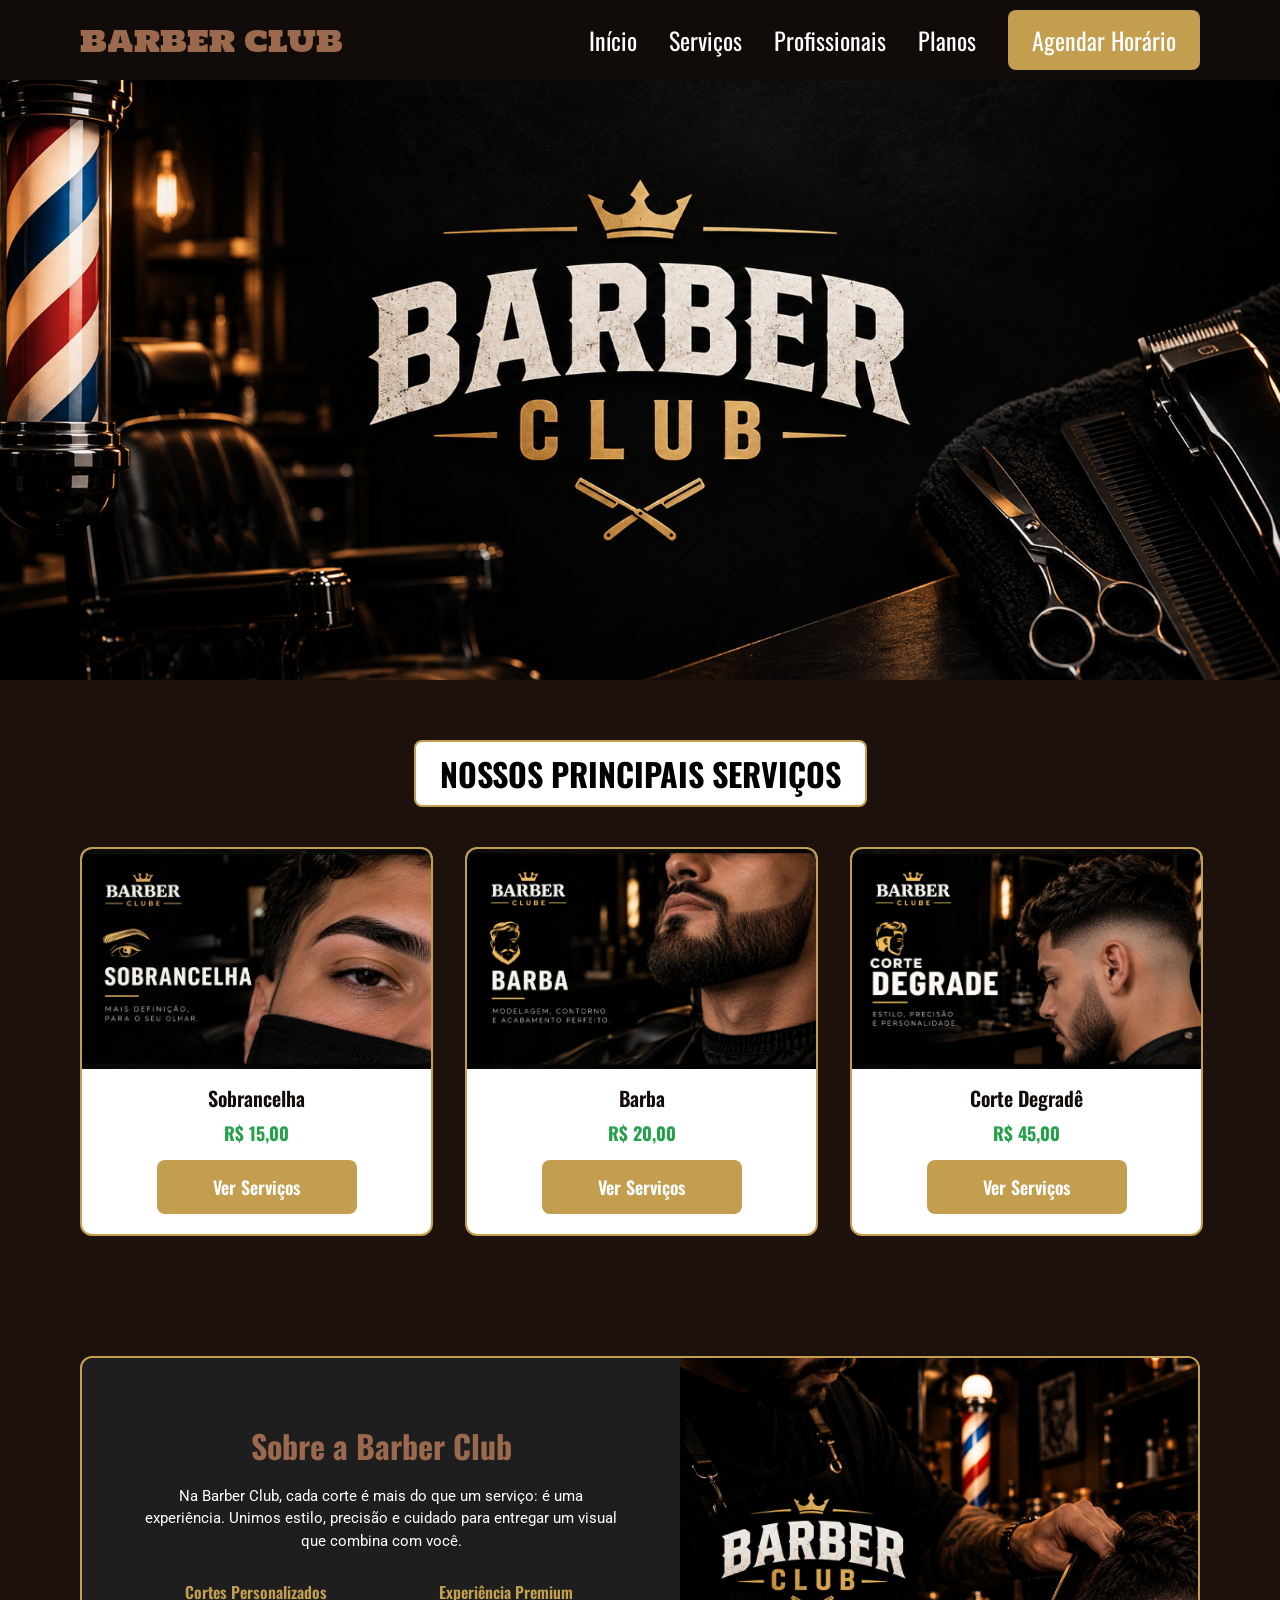
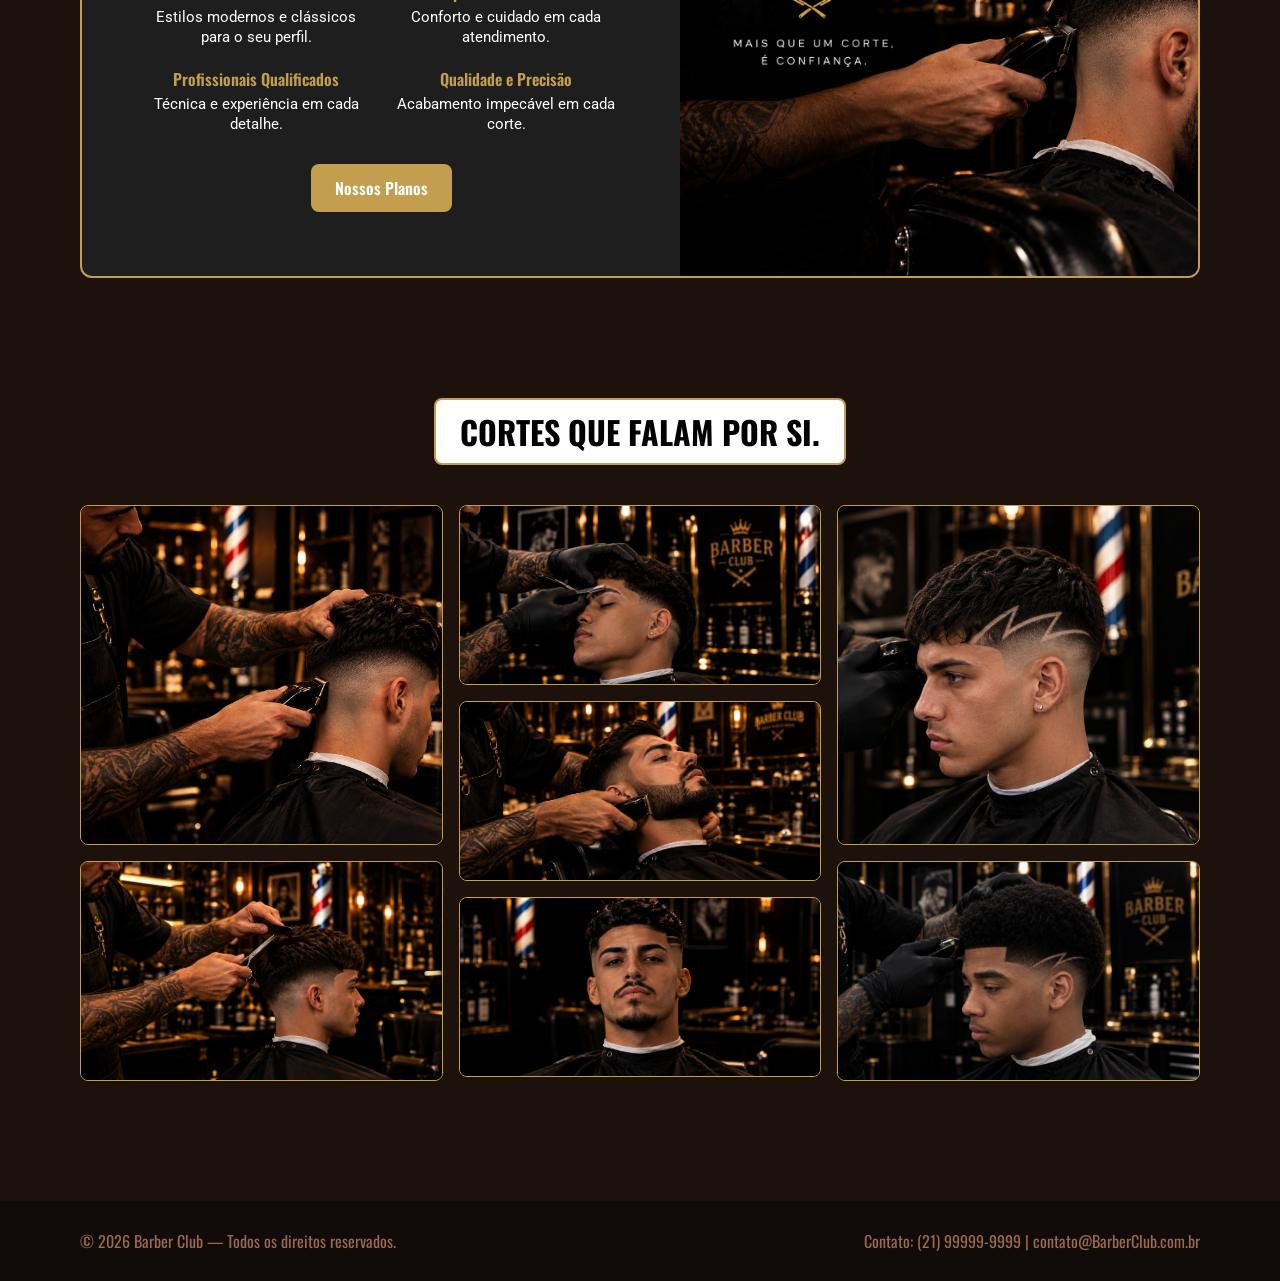
<file: index.html>
<!DOCTYPE html>
<html lang="pt-br">
<head>
    <meta charset="UTF-8">
    <meta name="viewport" content="width=device-width, initial-scale=1.0">
    <title>Barbearia - Barber Club</title>
    <link rel="shortcut icon" href="favicon/favicon.png" type="image/x-icon">
    <link rel="stylesheet" href="style/style.css">
    <link rel="stylesheet" href="style/index.css">
</head>
<body>
    <header>
        <h1>BARBER CLUB</h1>

        <!-- Checkbox invisível para controlar o estado do menu -->
        <input type="checkbox" id="menu-toggle" class="menu-toggle">

        <!-- Label que funciona como o botão do menu hambúrguer -->
        <label for="menu-toggle" class="mobile-menu-icon" aria-label="Abrir Menu">
            <span></span>
            <span></span>
            <span></span>
        </label>

        <!-- Navegação principal -->
        <nav class="nav-menu">
            <ul>
                <li><a href="index.html">Início</a></li>
                <li><a href="pages/servicos.html">Serviços</a></li>
                <li><a href="pages/profissionais.html">Profissionais</a></li>
                <li><a href="pages/planos.html">Planos</a></li>
                <li><a href="pages/agendamento.html" class="btn-agendar">Agendar Horário</a></li>
            </ul>
        </nav>
    </header>

    <main>
            <!-- SEÇÃO HERO / BANNER PRINCIPAL -->
        <section id="inicio" class="hero">
            <figure>
                <img src="imagens/banner-inicio.png" alt="Barber Club Banner - Cadeira de barbeiro e tesouras.">
            </figure>
        </section>

        <!-- SEÇÃO NOSSOS PRINCIPAIS SERVIÇOS -->
        <section id="servicos" class="servicos">
            <h2>Nossos Principais Serviços</h2>

            <aside class="servicos-container">
                <!-- Card 1: Sobrancelha -->
                <article class="card-servico">
                    <figure>
                        <img src="imagens/sobrancelha.png" alt="Serviço de Sobrancelha">
                    </figure>
                    <h3>Sobrancelha</h3>
                    <h3 class="preco">R$ 15,00</h3>
                    <a href="pages/servicos.html" class="btn-servico">Ver Serviços</a>
                </article>
                <!-- Card 2: Barba -->
                <article class="card-servico">
                    <figure>
                        <img src="imagens/barba.png" alt="Serviço de Barba">
                    </figure>
                    <h3>Barba</h3>
                    <h3 class="preco">R$ 20,00</h3>
                    <a href="pages/servicos.html" class="btn-servico">Ver Serviços</a>
                </article>
                <!-- Card 3: Corte Degradê -->
                <article class="card-servico">
                    <figure>
                        <img src="imagens/corte-degradre.png" alt="Serviço de Corte Degradê">
                    </figure>
                    <h3>Corte Degradê</h3>
                    <h3 class="preco">R$ 45,00</h3>
                    <a href="pages/servicos.html" class="btn-servico">Ver Serviços</a>
                </article>
            </aside>
        </section>

        <!-- SEÇÃO SOBRE A BARBER CLUB -->
        <section id="sobre" class="sobre">
            <article class="sobre-conteudo">
                <h2>Sobre a Barber Club</h2>
                <p>Na Barber Club, cada corte é mais do que um serviço: é uma experiência. Unimos estilo, precisão e cuidado para entregar um visual que combina com você.</p>

                <ul class="diferenciais">
                    <li>
                        <h3>Cortes Personalizados</h3>
                        <p>Estilos modernos e clássicos para o seu perfil.</p>
                    </li>
                    <li>
                        <h3>Experiência Premium</h3>
                        <p>Conforto e cuidado em cada atendimento.</p>
                    </li>
                    <li>
                        <h3>Profissionais Qualificados</h3>
                        <p>Técnica e experiência em cada detalhe.</p>
                    </li>
                    <li>
                        <h3>Qualidade e Precisão</h3>
                        <p>Acabamento impecável em cada corte.</p>
                    </li>
                </ul>

                <a href="pages/planos.html" class="btn-planos">Nossos Planos</a>
            </article>

            <figure class="sobre-imagem">
                <img src="imagens/sobre.png" alt="Barbeiro realizando um corte profissional com tesoura e pente.">
            </figure>
        </section>

        <!-- SEÇÃO GALERIA / CORTES -->
        <section id="galeria" class="galeria">
            <h2>Cortes que falam por si.</h2>

            <article class="galeria-grid">
                <!-- left-column -->
                <section class="galeria-coluna left-column">
                    <figure class="foto-top">
                        <img src="imagens/galeria/01.png" alt="Corte de cabelo 1">
                    </figure>
                    <figure class="foto-bottom">
                        <img src="imagens/galeria/02.png" alt="Corte de cabelo 2">
                    </figure>
                </section>

                <!-- center-column -->
                <section class="galeria-coluna center-column">
                    <figure>
                        <img src="imagens/galeria/03.png" alt="Corte de cabelo 3">
                    </figure>
                    <figure>
                        <img src="imagens/galeria/04.png" alt="Corte de cabelo 4">
                    </figure>
                    <figure>
                        <img src="imagens/galeria/05.png" alt="Corte de cabelo 5">
                    </figure>
                </section>

                <!-- right-column -->
                <section class="galeria-coluna right-column">
                    <figure class="foto-top">
                        <img src="imagens/galeria/06.png" alt="Corte de cabelo 6">
                    </figure>
                    <figure class="foto-bottom">
                        <img src="imagens/galeria/07.png" alt="Corte de cabelo 7">
                    </figure>
                </section>
            </article>
        </section>
    </main>

    <footer class="footer">
        <p class="footer-copy">© 2026 Barber Club — Todos os direitos reservados.</p>
        <p>Contato: (21) 99999-9999 | contato@BarberClub.com.br</p>
    </footer>
</body>
</html>
</file>
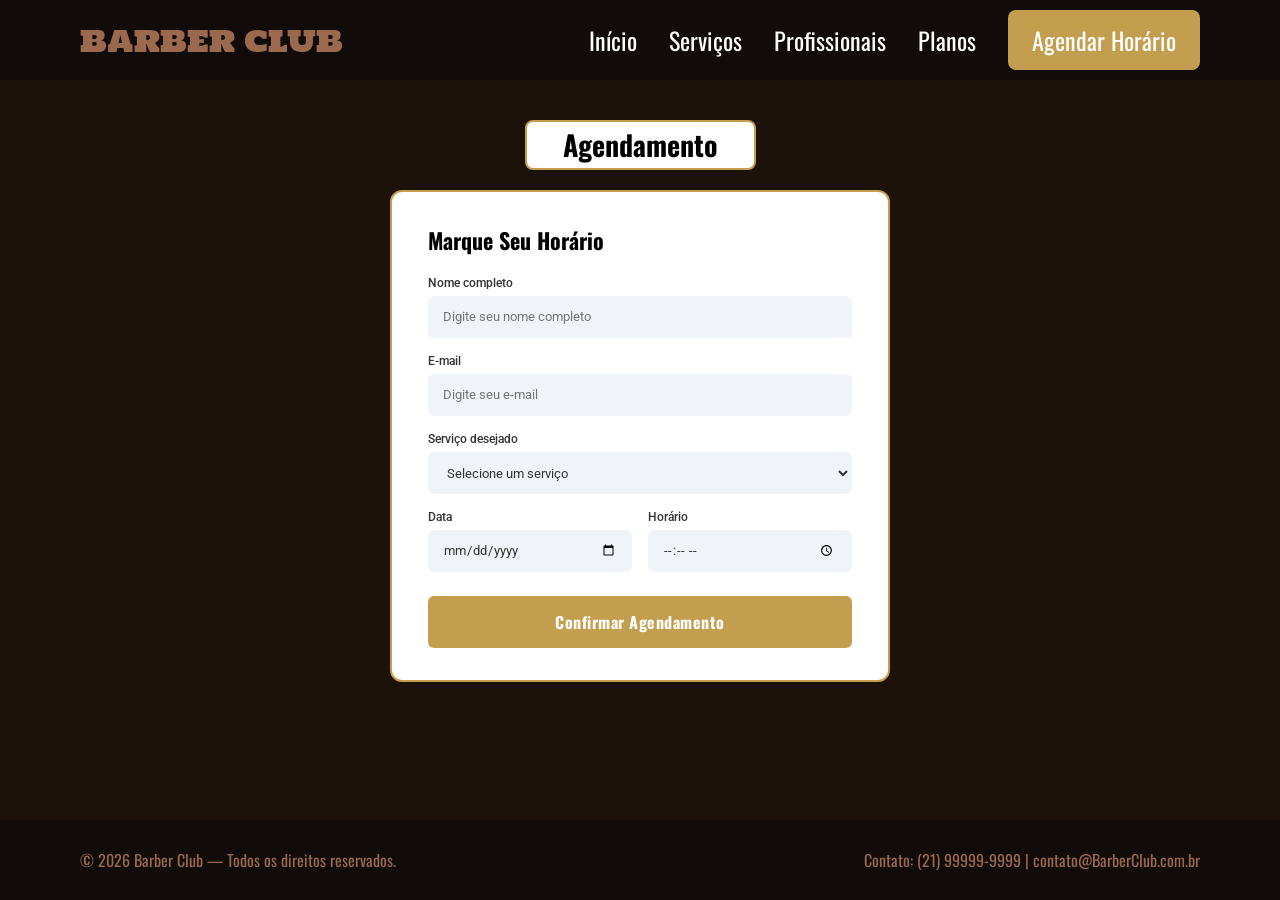
<file: pages/agendamento.html>
<!DOCTYPE html>
<html lang="pt-br">
<head>
    <meta charset="UTF-8">
    <meta name="viewport" content="width=device-width, initial-scale=1.0">
    <title>Barbearia - Barber Club</title>
    <link rel="shortcut icon" href="../favicon/favicon.png" type="image/x-icon">
    <link rel="stylesheet" href="../style/style.css">
    <link rel="stylesheet" href="../style/agendamento.css">
</head>
<body>
    <header>
        <h1>BARBER CLUB</h1>

        <!-- Checkbox invisível para controlar o estado do menu -->
        <input type="checkbox" id="menu-toggle" class="menu-toggle">

        <!-- Label que funciona como o botão do menu hambúrguer -->
        <label for="menu-toggle" class="mobile-menu-icon" aria-label="Abrir Menu">
            <span></span>
            <span></span>
            <span></span>
        </label>

        <!-- Navegação principal -->
        <nav class="nav-menu">
            <ul>
                <li><a href="../index.html">Início</a></li>
                <li><a href="servicos.html">Serviços</a></li>
                <li><a href="profissionais.html">Profissionais</a></li>
                <li><a href="planos.html">Planos</a></li>
                <li><a href="agendamento.html" class="btn-agendar">Agendar Horário</a></li>
            </ul>
        </nav>
    </header>

    <main>
<section class="agendamento-container">
        <header class="agendamento-pill">
            <h2>Agendamento</h2>
        </header>

        <article class="agendamento-card">
            <header class="card-titulo">
                <h3>Marque Seu Horário</h3>
            </header>

            <form action="#" method="POST" class="form-agendamento">
                <p class="form-group">
                    <label for="nome">Nome completo</label>
                    <input type="text" id="nome" name="nome" placeholder="Digite seu nome completo" required>
                </p>

                <!-- E-mail -->
                <p class="form-group">
                    <label for="email">E-mail</label>
                    <input type="email" id="email" name="email" placeholder="Digite seu e-mail" required>
                </p>

                <p class="form-group">
                    <label for="servico">Serviço desejado</label>
                    <select id="servico" name="servico" required>
                        <option value="" disabled selected>Selecione um serviço</option>
                        <option value="corte">Corte de Cabelo</option>
                        <option value="barba">Barba</option>
                        <option value="combo">Sobrancelha</option>
                        <option value="sobrancelha">Combo</option>
                    </select>
                </p>

                <fieldset class="form-row">
                    <p class="form-group">
                        <label for="data">Data</label>
                        <input type="date" id="data" name="data" required>
                    </p>

                    <p class="form-group">
                        <label for="horario">Horário</label>
                        <input type="time" id="horario" name="horario" required>
                    </p>
                </fieldset>

                <button type="submit" class="btn-confirmar">Confirmar Agendamento</button>
            </form>
        </article>
    </section>
    </main>

    <footer class="footer">
        <p class="footer-copy">© 2026 Barber Club — Todos os direitos reservados.</p>
        <p>Contato: (21) 99999-9999 | contato@BarberClub.com.br</p>
    </footer>
</body>
</html>
</file>
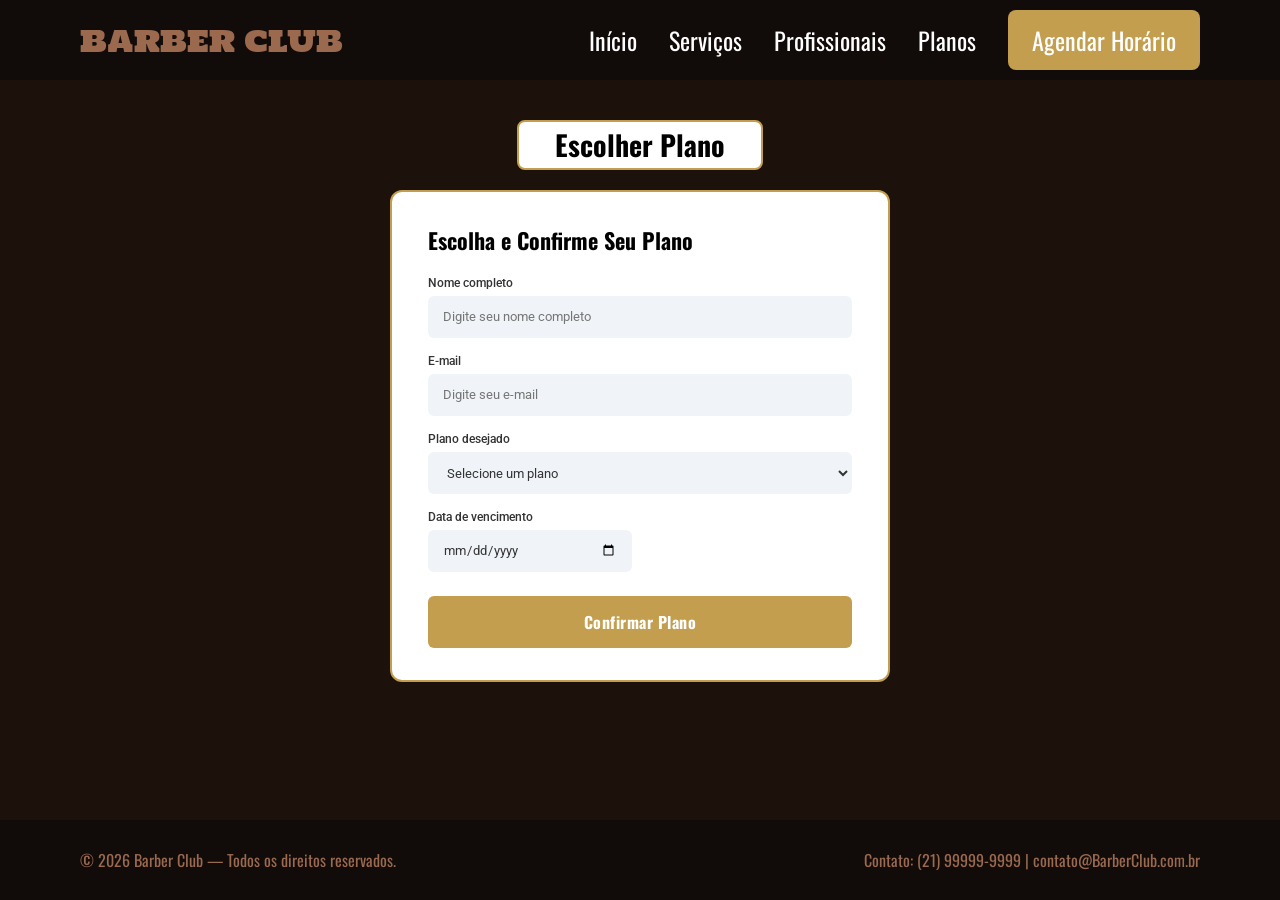
<file: pages/confirmarPlano.html>
<!DOCTYPE html>
<html lang="pt-br">
<head>
    <meta charset="UTF-8">
    <meta name="viewport" content="width=device-width, initial-scale=1.0">
    <title>Barbearia - Barber Club</title>
    <link rel="shortcut icon" href="../favicon/favicon.png" type="image/x-icon">
    <link rel="stylesheet" href="../style/style.css">
    <link rel="stylesheet" href="../style/confirmarPlano.css">
</head>
<body>
    <header>
        <h1>BARBER CLUB</h1>

        <!-- Checkbox invisível para controlar o estado do menu -->
        <input type="checkbox" id="menu-toggle" class="menu-toggle">

        <!-- Label que funciona como o botão do menu hambúrguer -->
        <label for="menu-toggle" class="mobile-menu-icon" aria-label="Abrir Menu">
            <span></span>
            <span></span>
            <span></span>
        </label>

        <!-- Navegação principal -->
        <nav class="nav-menu">
            <ul>
                <li><a href="../index.html">Início</a></li>
                <li><a href="servicos.html">Serviços</a></li>
                <li><a href="profissionais.html">Profissionais</a></li>
                <li><a href="planos.html">Planos</a></li>
                <li><a href="agendamento.html" class="btn-agendar">Agendar Horário</a></li>
            </ul>
        </nav>
    </header>

    <main>
        <section class="plano-container">
            <header class="plano-pill">
                <h2>Escolher Plano</h2>
            </header>

            <article class="plano-card">
                <header class="card-titulo">
                    <h3>Escolha e Confirme Seu Plano</h3>
                </header>

                <form action="#" method="POST" class="form-plano">
                    <p class="form-group">
                        <label for="nome">Nome completo</label>
                        <input type="text" id="nome" name="nome" placeholder="Digite seu nome completo" required>
                    </p>

                    <p class="form-group">
                        <label for="email">E-mail</label>
                        <input type="email" id="email" name="email" placeholder="Digite seu e-mail" required>
                    </p>

                    <!-- Plano desejado -->
                    <p class="form-group">
                        <label for="plano">Plano desejado</label>
                        <select id="plano" name="plano" required>
                            <option value="" disabled selected>Selecione um plano</option>
                            <option value="Sobrancelha">Plano Sobrancelha</option>
                            <option value="Barba">Plano Barba</option>
                            <option value="Corte">Plano Corte</option>
                            <option value="Combo">Plano Combo</option>
                        </select>
                    </p>

                    <fieldset class="form-row-single">
                        <p class="form-group meia-largura">
                            <label for="vencimento">Data de vencimento</label>
                            <input type="date" id="vencimento" name="vencimento" required>
                        </p>
                    </fieldset>

                    <button type="submit" class="btn-confirmar">Confirmar Plano</button>
                </form>
            </article>
        </section>
    </main>

    <footer class="footer">
        <p class="footer-copy">© 2026 Barber Club — Todos os direitos reservados.</p>
        <p>Contato: (21) 99999-9999 | contato@BarberClub.com.br</p>
    </footer>
</body>
</html>
</file>
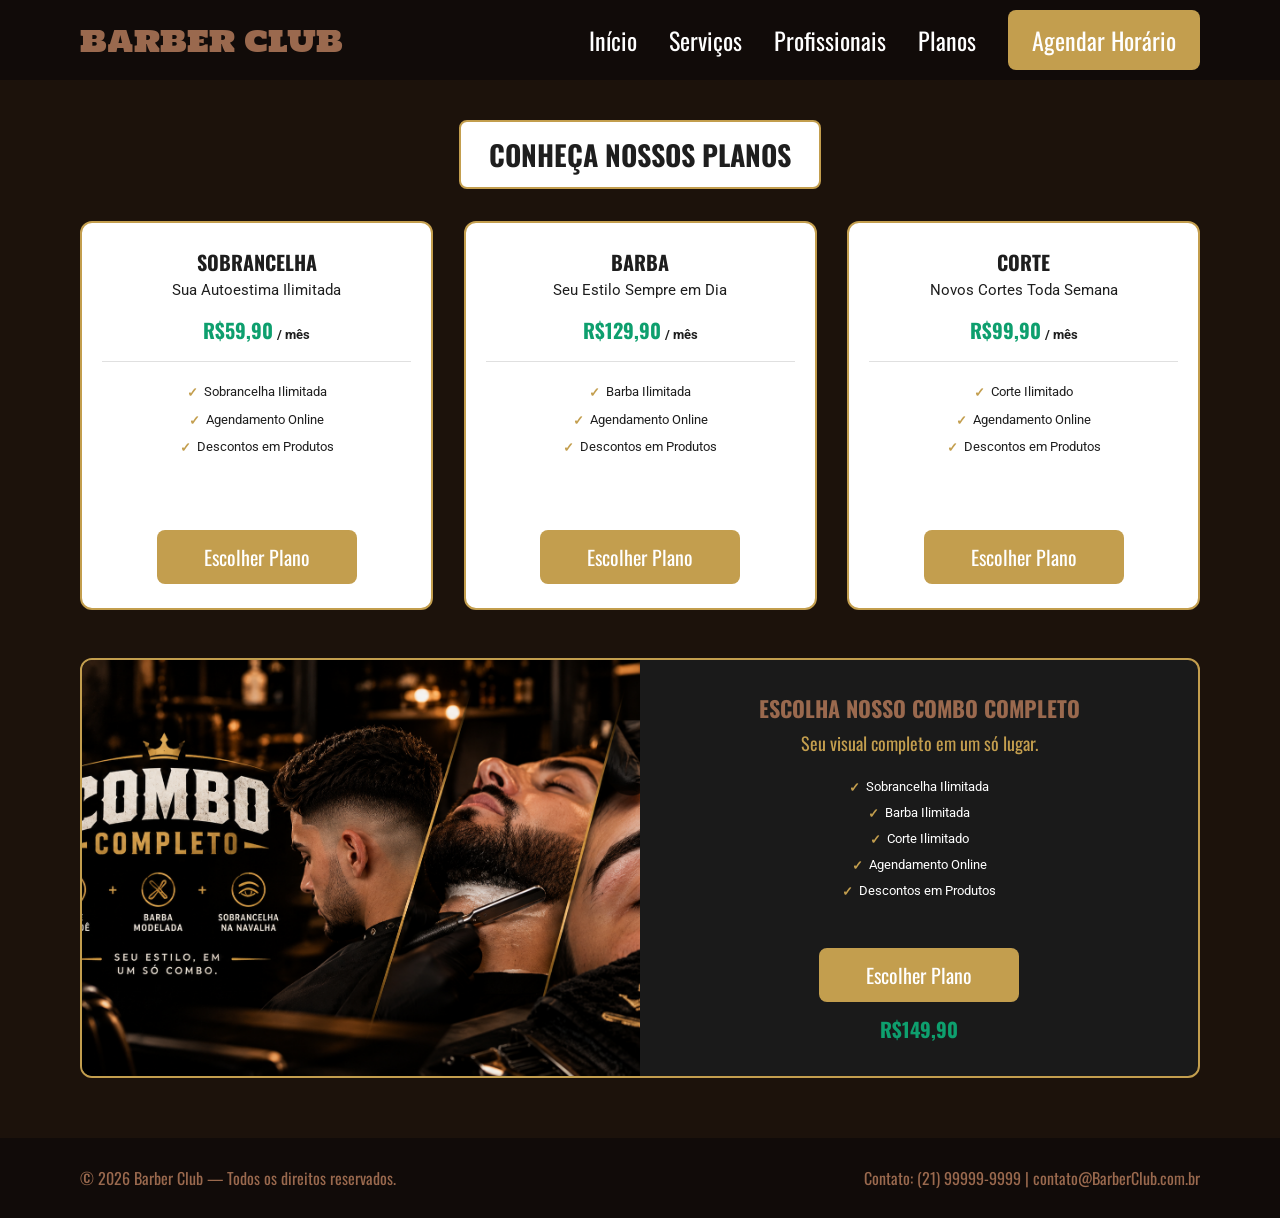
<file: pages/planos.html>
<!DOCTYPE html>
<html lang="pt-br">
<head>
    <meta charset="UTF-8">
    <meta name="viewport" content="width=device-width, initial-scale=1.0">
    <title>Barbearia - Barber Club</title>
    <link rel="shortcut icon" href="../favicon/favicon.png" type="image/x-icon">
    <link rel="stylesheet" href="../style/style.css">
    <link rel="stylesheet" href="../style/planos.css">
</head>
<body>
    <header>
        <h1>BARBER CLUB</h1>

        <!-- Checkbox invisível para controlar o estado do menu -->
        <input type="checkbox" id="menu-toggle" class="menu-toggle">

        <!-- Label que funciona como o botão do menu hambúrguer -->
        <label for="menu-toggle" class="mobile-menu-icon" aria-label="Abrir Menu">
            <span></span>
            <span></span>
            <span></span>
        </label>

        <!-- Navegação principal -->
        <nav class="nav-menu">
            <ul>
                <li><a href="../index.html">Início</a></li>
                <li><a href="servicos.html">Serviços</a></li>
                <li><a href="profissionais.html">Profissionais</a></li>
                <li><a href="planos.html">Planos</a></li>
                <li><a href="agendamento.html" class="btn-agendar">Agendar Horário</a></li>
            </ul>
        </nav>
    </header>

    <main>
<section class="planos-section">
        <article class="planos-header">
                <h1>Conheça Nossos Planos</h1>
            </article>

            <article class="card-plano">
                <h2>Sobrancelha</h2>
                <p class="subtitulo-plano">Sua Autoestima Ilimitada</p>
                <p class="preco-plano"><span>R$59,90</span>/ mês</p>
                <hr>
                <ul>
                    <li><p><span class="check">✓</span> Sobrancelha Ilimitada</p></li>
                    <li><p><span class="check">✓</span> Agendamento Online</p></li>
                    <li><p><span class="check">✓</span> Descontos em Produtos</p></li>
                </ul>
                <a href="confirmarPlano.html" class="btn-escolher-plano">Escolher Plano</a>
            </article>

            <article class="card-plano">
                <h2>Barba</h2>
                <p class="subtitulo-plano">Seu Estilo Sempre em Dia</p>
                <p class="preco-plano"><span>R$129,90</span>/ mês</p>
                <hr>
                <ul>
                    <li><p><span class="check">✓</span> Barba Ilimitada</p></li>
                    <li><p><span class="check">✓</span> Agendamento Online</p></li>
                    <li><p><span class="check">✓</span> Descontos em Produtos</p></li>
                </ul>
                <a href="confirmarPlano.html" class="btn-escolher-plano">Escolher Plano</a>
            </article>

            <article class="card-plano">
                <h2>Corte</h2>
                <p class="subtitulo-plano">Novos Cortes Toda Semana</p>
                <p class="preco-plano"><span>R$99,90</span>/ mês</p>
                <hr>
                <ul>
                    <li><p><span class="check">✓</span> Corte Ilimitado</p></li>
                    <li><p><span class="check">✓</span> Agendamento Online</p></li>
                    <li><p><span class="check">✓</span> Descontos em Produtos</p></li>
                </ul>
                <a href="confirmarPlano.html" class="btn-escolher-plano">Escolher Plano</a>
            </article>
        </section>

        <!-- Seção Destaque do Combo Completo -->
        <section class="combo-section">
            <article class="card-combo-completo">
                <figure>
                    <img src="../imagens/combo-destaque.png" alt="Combo Completo Barber Club">
                </figure>

                <section class="combo-info">
                    <h2>Escolha nosso Combo Completo</h2>
                    <h3 class="subtitulo-combo">Seu visual completo em um só lugar.</h3>
                    <ul>
                        <li><p><span class="check">✓</span> Sobrancelha Ilimitada</p></li>
                        <li><p><span class="check">✓</span> Barba Ilimitada</p></li>
                        <li><p><span class="check">✓</span> Corte Ilimitado</p></li>
                        <li><p><span class="check">✓</span> Agendamento Online</p></li>
                        <li><p><span class="check">✓</span> Descontos em Produtos</p></li>
                    </ul>
                    <a href="confirmarPlano.html" class="btn-escolher-plano">Escolher Plano</a>
                    <h3 class="preco-combo">R$149,90</h3>
                </section>
            </article>
        </section>
    </main>

    <footer class="footer">
        <p class="footer-copy">© 2026 Barber Club — Todos os direitos reservados.</p>
        <p>Contato: (21) 99999-9999 | contato@BarberClub.com.br</p>
    </footer>
</body>
</html>
</file>
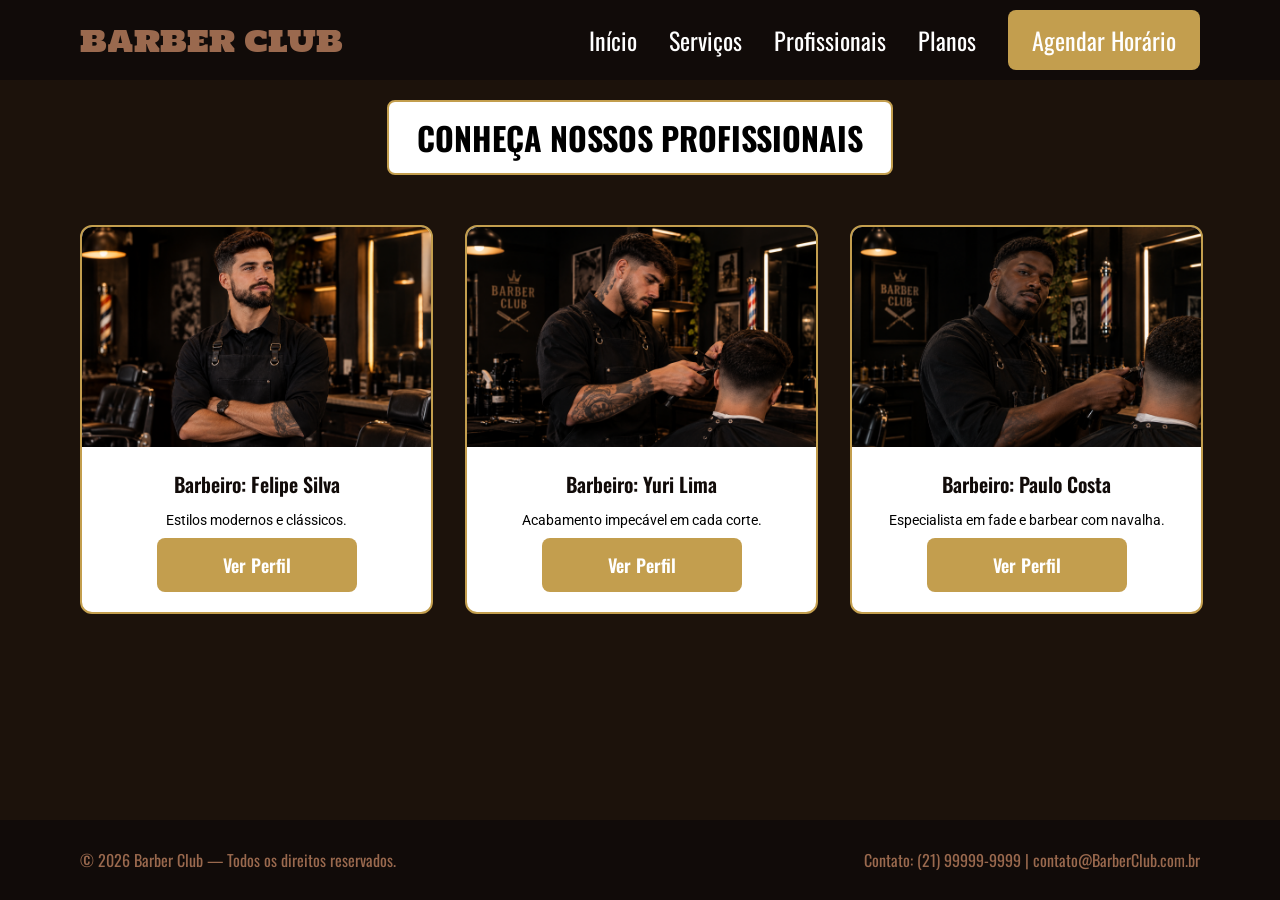
<file: pages/profissionais.html>
<!DOCTYPE html>
<html lang="pt-br">
<head>
    <meta charset="UTF-8">
    <meta name="viewport" content="width=device-width, initial-scale=1.0">
    <title>Barbearia - Barber Club</title>
    <link rel="shortcut icon" href="../favicon/favicon.png" type="image/x-icon">
    <link rel="stylesheet" href="../style/style.css">
    <link rel="stylesheet" href="../style/profissionais.css">
</head>
<body>
    <header>
        <h1>BARBER CLUB</h1>

        <!-- Checkbox invisível para controlar o estado do menu -->
        <input type="checkbox" id="menu-toggle" class="menu-toggle">

        <!-- Label que funciona como o botão do menu hambúrguer -->
        <label for="menu-toggle" class="mobile-menu-icon" aria-label="Abrir Menu">
            <span></span>
            <span></span>
            <span></span>
        </label>

        <!-- Navegação principal -->
        <nav class="nav-menu">
            <ul>
                <li><a href="../index.html">Início</a></li>
                <li><a href="servicos.html">Serviços</a></li>
                <li><a href="profissionais.html">Profissionais</a></li>
                <li><a href="planos.html">Planos</a></li>
                <li><a href="agendamento.html" class="btn-agendar">Agendar Horário</a></li>
            </ul>
        </nav>
    </header>

    <main>
        <section class="container">
            <h1 class="titulo">Conheça Nossos Profissionais</h1>
            
            <!-- Lista semântica para os cards de profissionais -->
            <ul class="lista-profissionais">
                <li>
                    <article class="c1">
                        <figure>
                            <img src="../imagens/profissionais-felipe.png" alt="Barbeiro Felipe">
                        </figure>
                        <h2>Barbeiro: Felipe Silva</h2>
                        <p>Estilos modernos e clássicos.</p>
                        <a href="profissionaisPerfil.html" class="btn">Ver Perfil</a>
                    </article>
                </li>

                <li>
                    <article class="c1">
                        <figure>
                            <img src="../imagens/profissionais-yuri.png" alt="Barbeiro Yuri">
                        </figure>
                        <h2>Barbeiro: Yuri Lima</h2>
                        <p>Acabamento impecável em cada corte.</p>
                        <a href="profissionaisPerfil.html" class="btn">Ver Perfil</a>
                    </article>
                </li>

                <li>
                    <article class="c1">
                        <figure>
                            <img src="../imagens/profissionais-paulo.png" alt="Barbeiro Paulo">
                        </figure>
                        <h2>Barbeiro: Paulo Costa</h2>
                        <p>Especialista em fade e barbear com navalha.</p>
                        <a href="profissionaisPerfil.html" class="btn">Ver Perfil</a>
                    </article>
                </li>
            </ul>
        </section>
    </main>

    <footer class="footer">
        <p class="footer-copy">© 2026 Barber Club — Todos os direitos reservados.</p>
        <p>Contato: (21) 99999-9999 | contato@BarberClub.com.br</p>
    </footer>
</body>
</html>
</file>
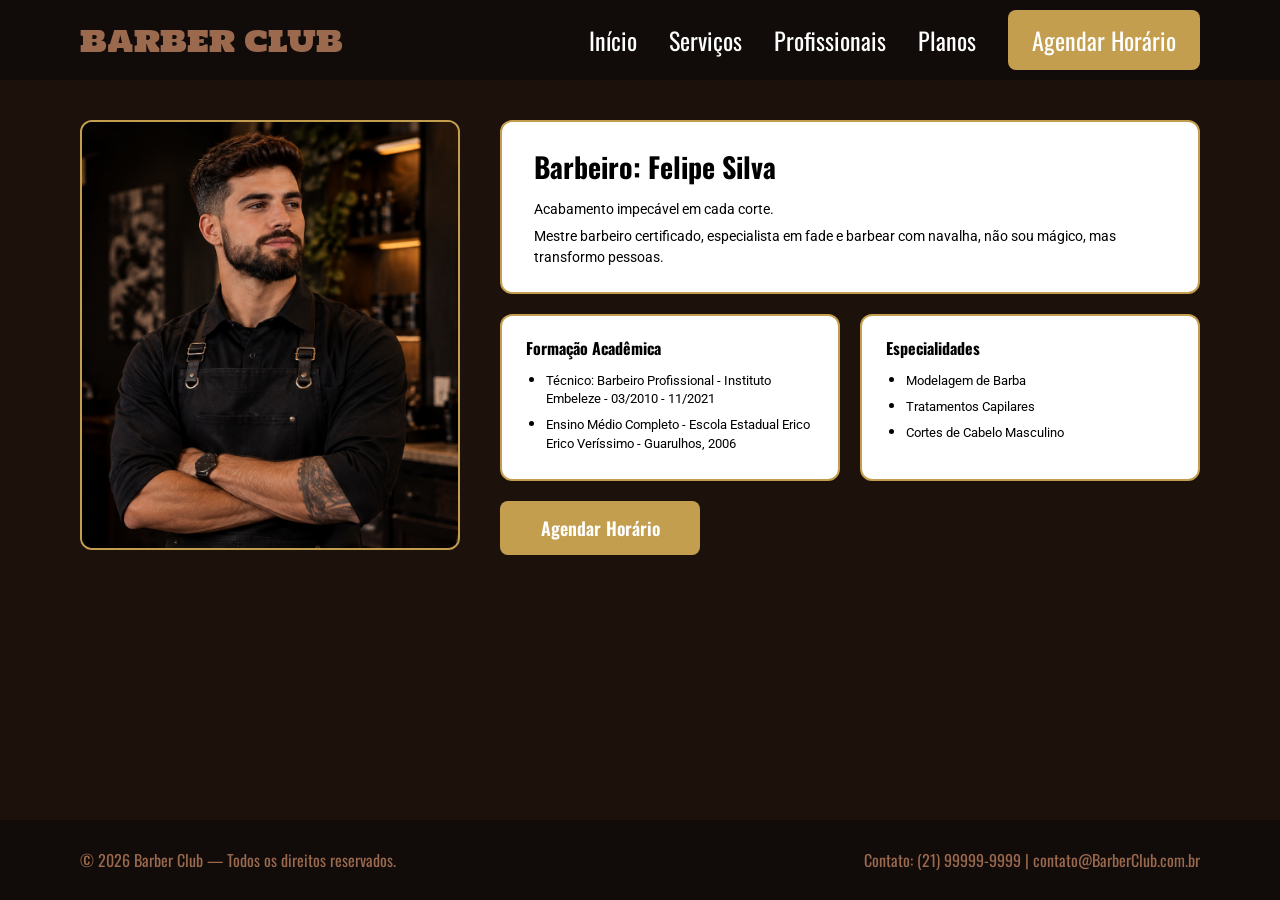
<file: pages/profissionaisPerfil.html>
<!DOCTYPE html>
<html lang="pt-br">
<head>
    <meta charset="UTF-8">
    <meta name="viewport" content="width=device-width, initial-scale=1.0">
    <title>Barbearia - Barber Club</title>
    <link rel="shortcut icon" href="../favicon/favicon.png" type="image/x-icon">
    <link rel="stylesheet" href="../style/style.css">
    <link rel="stylesheet" href="../style/profissionaisPerfil.css">
</head>
<body>
    <header>
        <h1>BARBER CLUB</h1>

        <!-- Checkbox invisível para controlar o estado do menu -->
        <input type="checkbox" id="menu-toggle" class="menu-toggle">

        <!-- Label que funciona como o botão do menu hambúrguer -->
        <label for="menu-toggle" class="mobile-menu-icon" aria-label="Abrir Menu">
            <span></span>
            <span></span>
            <span></span>
        </label>

        <!-- Navegação principal -->
        <nav class="nav-menu">
            <ul>
                <li><a href="../index.html">Início</a></li>
                <li><a href="servicos.html">Serviços</a></li>
                <li><a href="profissionais.html">Profissionais</a></li>
                <li><a href="planos.html">Planos</a></li>
                <li><a href="agendamento.html" class="btn-agendar">Agendar Horário</a></li>
            </ul>
        </nav>
    </header>

<main>
    <figure>
        <img src="../imagens/profissionais-felipe.png" alt="Foto de Perfil do Felipe">
    </figure>
    
    <article>
        <section id="c1">
            <h1>Barbeiro: Felipe Silva</h1>
            <p class="section01">Acabamento impecável em cada corte.</p>
            <p class="section01">Mestre barbeiro certificado, especialista em fade e barbear com navalha, não sou mágico, mas transformo pessoas.</p>
        </section>

        <section id="c2">
            <h2>Formação Acadêmica</h2>
            <ul>
                <li><p>Técnico: Barbeiro Profissional - Instituto Embeleze - 03/2010 - 11/2021</p></li>
                <li><p>Ensino Médio Completo - Escola Estadual Erico Erico Veríssimo - Guarulhos, 2006</p></li>
            </ul>
        </section>

        <section id="c3">
            <h2>Especialidades</h2>
            <ul>
                <li><p>Modelagem de Barba</p></li>
                <li><p>Tratamentos Capilares</p></li>
                <li><p>Cortes de Cabelo Masculino</p></li>
            </ul>
        </section>

        <a href="agendamento.html" class="btn-agendar-perfil">Agendar Horário</a>
    </article>
</main>

    <footer class="footer">
        <p class="footer-copy">© 2026 Barber Club — Todos os direitos reservados.</p>
        <p>Contato: (21) 99999-9999 | contato@BarberClub.com.br</p>
    </footer>
</body>
</html>
</file>
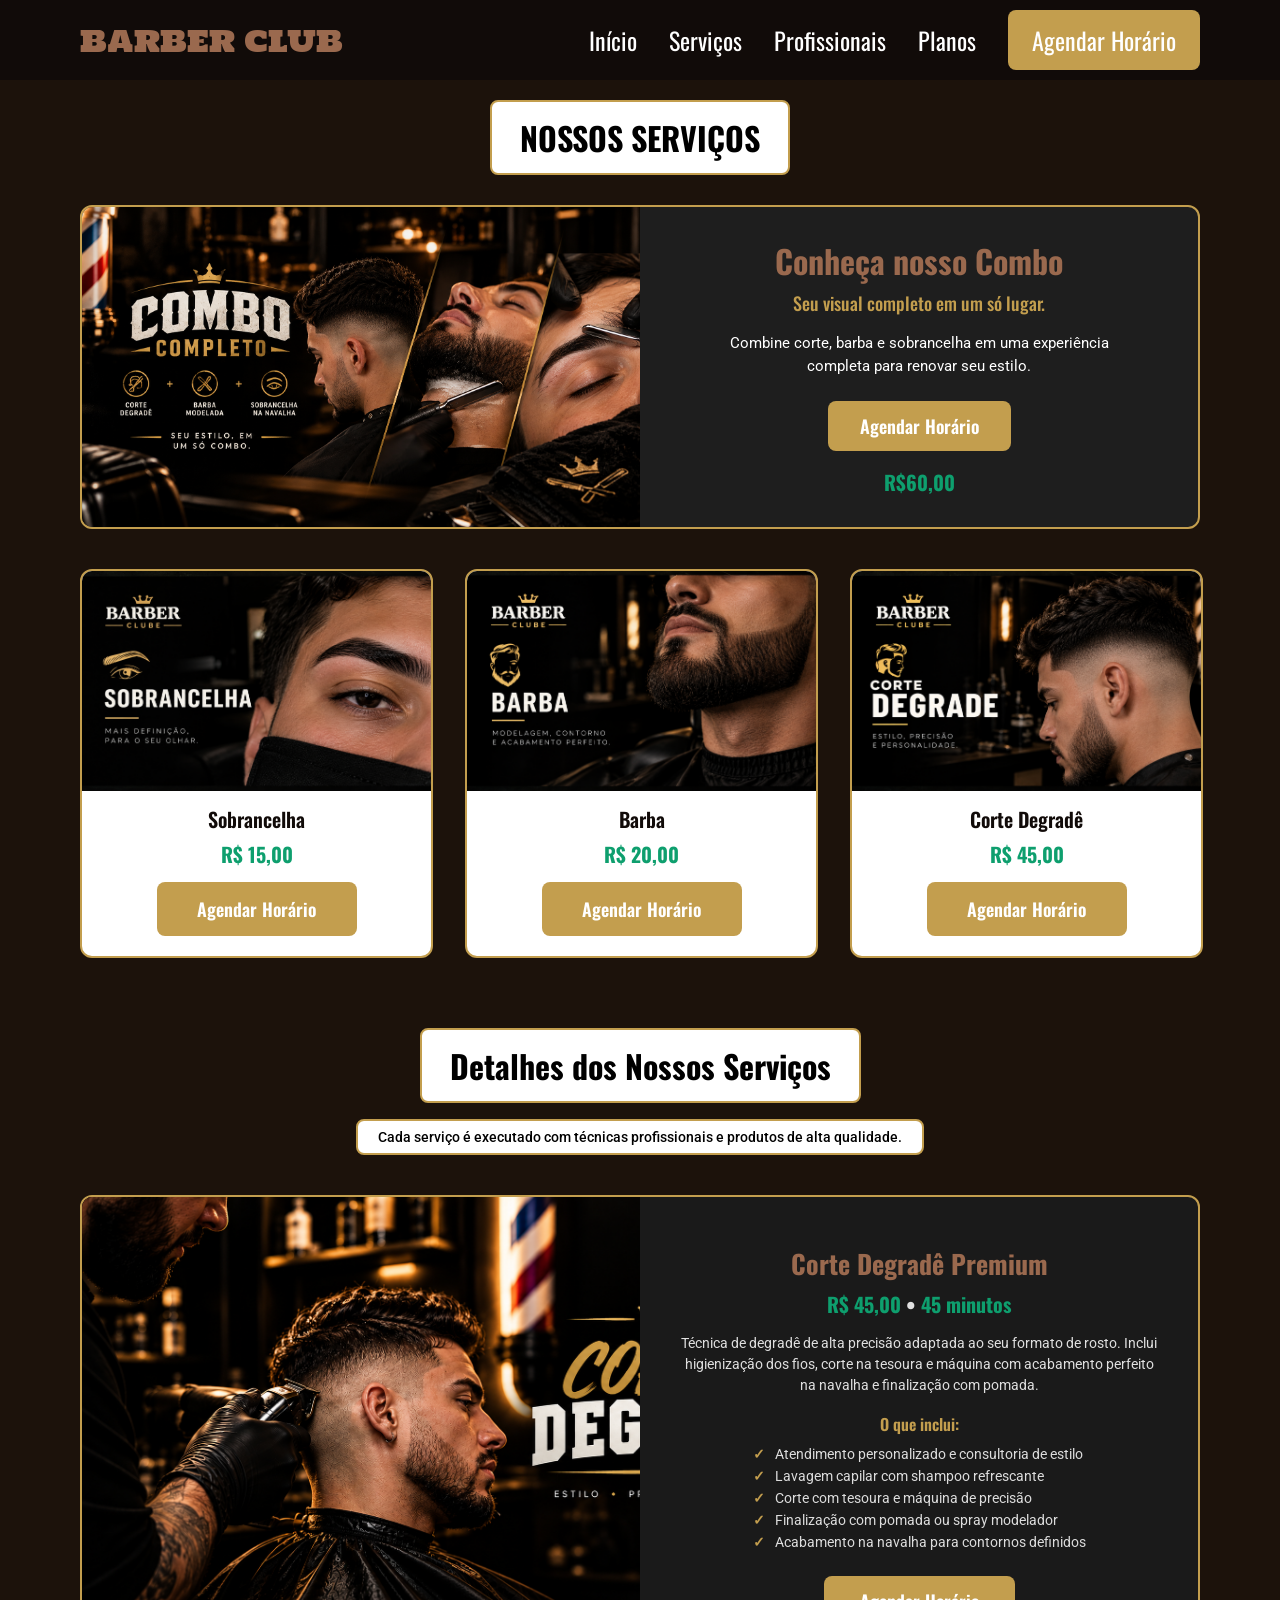
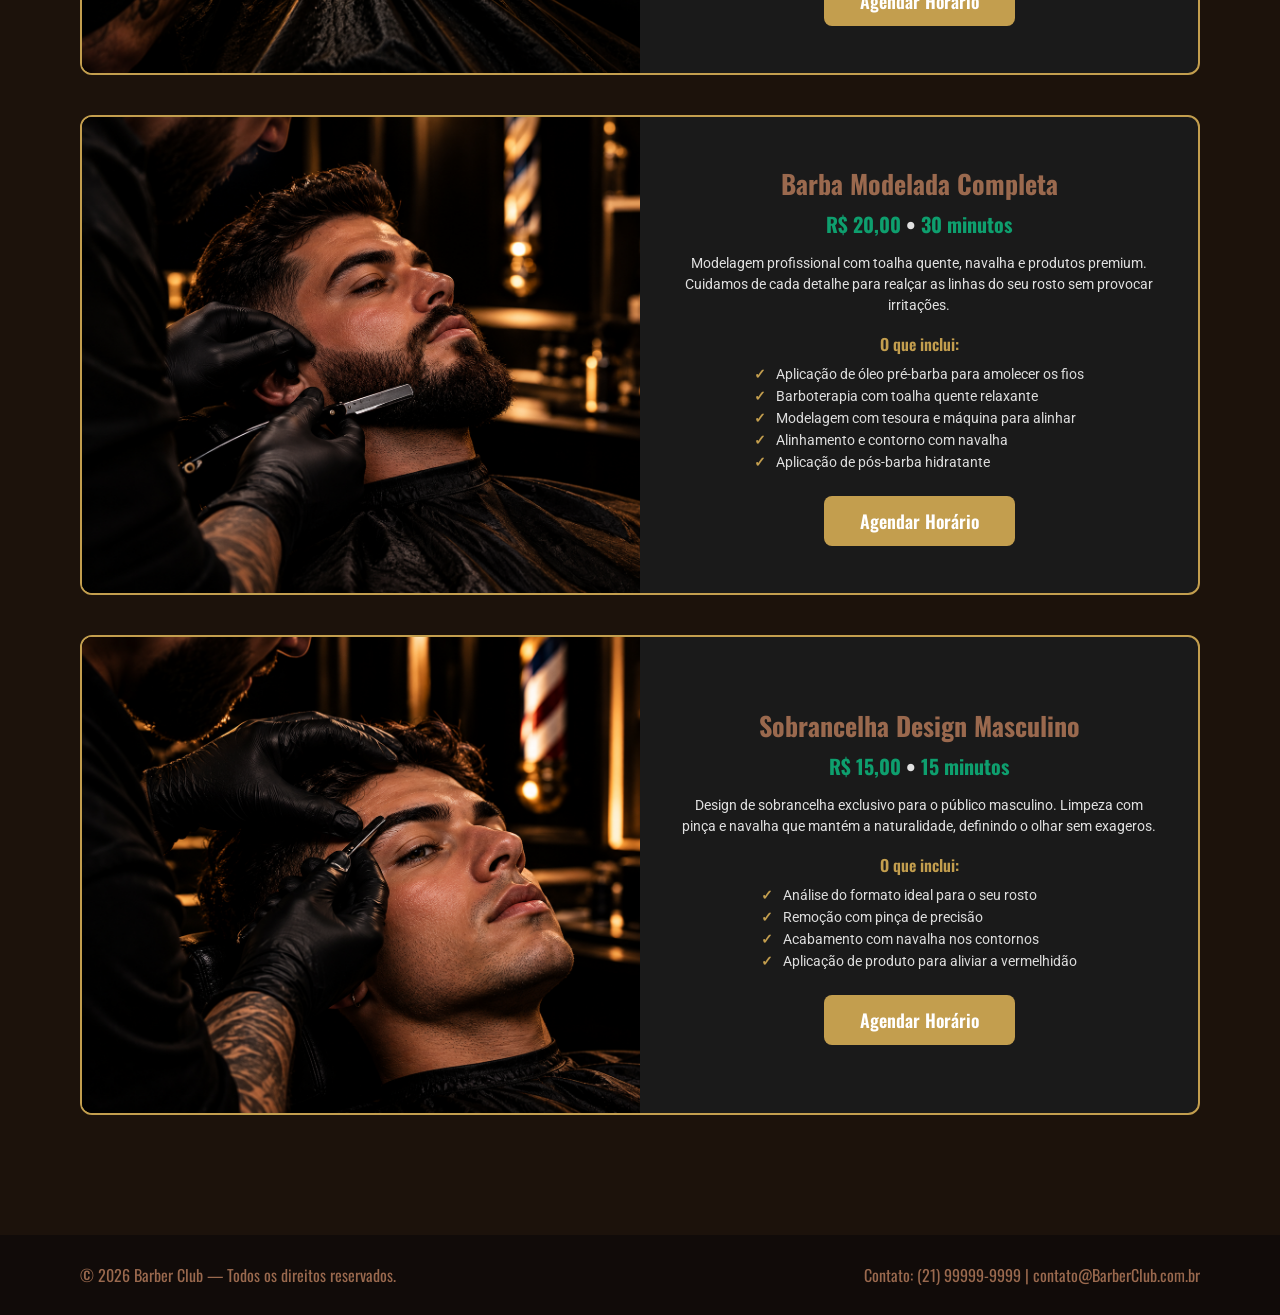
<file: pages/servicos.html>
<!DOCTYPE html>
<html lang="pt-br">
<head>
    <meta charset="UTF-8">
    <meta name="viewport" content="width=device-width, initial-scale=1.0">
    <title>Barbearia - Barber Club</title>
    <link rel="shortcut icon" href="../favicon/favicon.png" type="image/x-icon">
    <link rel="stylesheet" href="../style/style.css">
    <link rel="stylesheet" href="../style/servicos.css">
</head>
<body>
    <header>
        <h1>BARBER CLUB</h1>

        <!-- Checkbox invisível para controlar o estado do menu -->
        <input type="checkbox" id="menu-toggle" class="menu-toggle">

        <!-- Label que funciona como o botão do menu hambúrguer -->
        <label for="menu-toggle" class="mobile-menu-icon" aria-label="Abrir Menu">
            <span></span>
            <span></span>
            <span></span>
        </label>

        <!-- Navegação principal -->
        <nav class="nav-menu">
            <ul>
                <li><a href="../index.html">Início</a></li>
                <li><a href="servicos.html">Serviços</a></li>
                <li><a href="profissionais.html">Profissionais</a></li>
                <li><a href="planos.html">Planos</a></li>
                <li><a href="agendamento.html" class="btn-agendar">Agendar Horário</a></li>
            </ul>
        </nav>
    </header>

    <main>
        <section class="servicos-section">
            <h1 class="titulo-servicos">Nossos Serviços</h1>
            <article class="card-combo">
                <img src="../imagens/combo-destaque.png" alt="Combo Completo: Corte, Barba e Sobrancelha">
                <section class="combo-info">
                    <h2>Conheça nosso Combo</h2>
                    <h3 class="subtitulo-combo">Seu visual completo em um só lugar.</h3>
                    <p>Combine corte, barba e sobrancelha em uma experiência completa para renovar seu estilo.</p>
                    <a href="agendamento.html" class="btn-agendar">Agendar Horário</a>
                    <h3 class="preco">R$60,00</h3>
                </section>
            </article>

            <aside class="servicos-container">
                <!-- Card 1: Sobrancelha -->
                <article class="card-servico">
                    <figure>
                        <img src="../imagens/sobrancelha.png" alt="Serviço de Sobrancelha">
                    </figure>
                    <h3>Sobrancelha</h3>
                    <h3 class="preco">R$ 15,00</h3>
                    <a href="agendamento.html" class="btn-servico">Agendar Horário</a>
                </article>
                <!-- Card 2: Barba -->
                <article class="card-servico">
                    <figure>
                        <img src="../imagens/barba.png" alt="Serviço de Barba">
                    </figure>
                    <h3>Barba</h3>
                    <h3 class="preco">R$ 20,00</h3>
                    <a href="agendamento.html" class="btn-servico">Agendar Horário</a>
                </article>
                <!-- Card 3: Corte Degradê -->
                <article class="card-servico">
                    <figure>
                        <img src="../imagens/corte-degradre.png" alt="Serviço de Corte Degradê">
                    </figure>
                    <h3>Corte Degradê</h3>
                    <h3 class="preco">R$ 45,00</h3>
                    <a href="agendamento.html" class="btn-servico">Agendar Horário</a>
                </article>
            </aside>
        </section>

        <section class="detalhes-section">
            <h2>Detalhes dos Nossos Serviços</h2>
            <h3>Cada serviço é executado com técnicas profissionais e produtos de alta qualidade.</h3>

            <!-- Card Detalhe 1: Corte Degradê Premium -->
            <article class="card-detalhe">
                <figure>
                    <img src="../imagens/detalhes-degrade.png" alt="Corte Degradê Premium em execução">
                </figure>
                <section class="detalhe-info">
                    <h3>Corte Degradê Premium</h3>
                    <p class="meta-info"><span class="preco-detalhe">R$ 45,00</span> • <span class="duracao">45 minutos</span></p>
                    <p>Técnica de degradê de alta precisão adaptada ao seu formato de rosto. Inclui higienização dos fios, corte na tesoura e máquina com acabamento perfeito na navalha e finalização com pomada.</p>
                    <h4>O que inclui:</h4>
                    <ul>
                        <li>Atendimento personalizado e consultoria de estilo</li>
                        <li>Lavagem capilar com shampoo refrescante</li>
                        <li>Corte com tesoura e máquina de precisão</li>
                        <li>Finalização com pomada ou spray modelador</li>
                        <li>Acabamento na navalha para contornos definidos</li>
                    </ul>
                    <a href="agendamento.html" class="btn-agendar">Agendar Horário</a>
                </section>
            </article>

            <!-- Card Detalhe 2: Barba Modelada Completa -->
            <article class="card-detalhe card-invertido">
                <section class="detalhe-info">
                    <h3>Barba Modelada Completa</h3>
                    <p class="meta-info"><span class="preco-detalhe">R$ 20,00</span> • <span class="duracao">30 minutos</span></p>
                    <p>Modelagem profissional com toalha quente, navalha e produtos premium. Cuidamos de cada detalhe para realçar as linhas do seu rosto sem provocar irritações.</p>
                    <h4>O que inclui:</h4>
                    <ul>
                        <li>Aplicação de óleo pré-barba para amolecer os fios</li>
                        <li>Barboterapia com toalha quente relaxante</li>
                        <li>Modelagem com tesoura e máquina para alinhar</li>
                        <li>Alinhamento e contorno com navalha</li>
                        <li>Aplicação de pós-barba hidratante</li>
                    </ul>
                    <a href="agendamento.html" class="btn-agendar">Agendar Horário</a>
                </section>
                <figure>
                    <img src="../imagens/detalhes-barba.png" alt="Barba Modelada Completa em execução">
                </figure>
            </article>

            <!-- Card Detalhe 3: Sobrancelha Design Masculino -->
            <article class="card-detalhe">
                <figure>
                    <img src="../imagens/detalhes-sobrancelha.png" alt="Design de Sobrancelha Masculino em execução">
                </figure>
                <section class="detalhe-info">
                    <h3>Sobrancelha Design Masculino</h3>
                    <p class="meta-info"><span class="preco-detalhe">R$ 15,00</span> • <span class="duracao">15 minutos</span></p>
                    <p>Design de sobrancelha exclusivo para o público masculino. Limpeza com pinça e navalha que mantém a naturalidade, definindo o olhar sem exageros.</p>
                    <h4>O que inclui:</h4>
                    <ul>
                        <li>Análise do formato ideal para o seu rosto</li>
                        <li>Remoção com pinça de precisão</li>
                        <li>Acabamento com navalha nos contornos</li>
                        <li>Aplicação de produto para aliviar a vermelhidão</li>
                    </ul>
                    <a href="agendamento.html" class="btn-agendar">Agendar Horário</a>
                </section>
            </article>
        </section>
    </main>

    <footer class="footer">
        <p class="footer-copy">© 2026 Barber Club — Todos os direitos reservados.</p>
        <p>Contato: (21) 99999-9999 | contato@BarberClub.com.br</p>
    </footer>
</body>
</html>
</file>
<file: style/style.css>
@import url('https://fonts.googleapis.com/css2?family=Holtwood+One+SC&family=Oswald:wght@400;500;600;700&family=Roboto:wght@400;500;700&display=swap');

/* Reset Básico */
* {
    margin: 0;
    padding: 0;
    box-sizing: border-box;
    font-family: system-ui, -apple-system, BlinkMacSystemFont, 'Segoe UI', Roboto, Oxygen, Ubuntu, Cantarell, sans-serif;
}

body {
    background-color: #1C120B;
}

/* Header Container */
header {
    width: 100%;
    height: 80px;
    background-color: #110B09;
    padding: 0 80px;
    display: flex;
    justify-content: space-between;
    align-items: center;
    position: relative;
}

/* Logo */
header h1 {
    font-family: 'Holtwood One SC', serif;
    font-size: 30px;
    color: #9A694E;
    font-weight: 400;
}

/* Lista de navegação */
header .nav-menu ul {
    list-style: none;
    display: flex;
    align-items: center;
    gap: 32px;
}

/* Estilização padrão dos links */
header .nav-menu ul li a {
    text-decoration: none;
    color: #FFFFFF;
    font-family: 'Oswald', sans-serif;
    font-size: 24px;
    font-weight: 400;
    transition: color 0.3s ease;
}

/* Efeito Hover nos links normais (cor #9A694E) */
header .nav-menu ul li a:not(.btn-agendar):hover {
    color: #9A694E;
    text-decoration: underline;
}

/* Estilo do Botão "Agendar Horário" */
header .btn-agendar {
    display: inline-block;
    background-color: #C39E4E;
    color: #FFFFFF;
    padding: 12px 24px;
    border-radius: 8px;
    font-weight: 600;
    white-space: nowrap; /* Apenas isto foi adicionado ao botão */
    transition: filter 0.3s ease;
}

/* Hover do Botão */
header .btn-agendar:hover {
    color: black;
    background-color: #9A694E;
}

/* Esconde o checkbox real */
.menu-toggle {
    display: none;
}

/* Botão do Menu Hambúrguer (Oculto em desktop) */
.mobile-menu-icon {
    display: none;
    flex-direction: column;
    justify-content: space-between;
    width: 30px;
    height: 21px;
    background: transparent;
    cursor: pointer;
}

.mobile-menu-icon span {
    width: 100%;
    height: 3px;
    background-color: #9A694E;
    border-radius: 2px;
}

/* -----------------------------------
   RESPONSIVIDADE (MOBILE / TABLET)
----------------------------------- */
@media (max-width: 900px) {
    header {
        padding: 0 24px;
    }

    /* Exibe o ícone hambúrguer (label) */
    .mobile-menu-icon {
        display: flex;
    }

    /* Oculta o menu inicialmente no mobile */
    header .nav-menu {
        display: none;
        position: absolute;
        top: 80px;
        left: 0;
        width: 100%;
        background-color: #110B09;
        padding: 24px 0;
        border-top: 1px solid rgba(154, 105, 78, 0.2);
    }

    /* TRUQUE DO CHECKBOX: Quando o checkbox for marcado, exibe o menu */
    .menu-toggle:checked ~ .nav-menu {
        display: flex;
        justify-content: center;
    }

    header .nav-menu ul {
        flex-direction: column;
        gap: 20px;
        width: 100%;
        text-align: center;
    }

    header .btn-agendar {
        margin-top: 8px;
    }
}

/*----------------------------FOOTER------------------------------------*/

/*----------------------------ESTRUTURA BASE (PARA EMPURRAR O FOOTER)------------------------------------*/
html {
    height: 100%;
}

body {
    min-height: 100vh;
    display: flex;
    flex-direction: column;
}

.footer {
    width: 100%;
    min-height: 80px;
    background-color: #110B09;
    padding: 0 80px;
    display: flex;
    justify-content: space-between;
    align-items: center;
    margin-top: auto; /* Empurra o footer para o rodapé da página */
}

.footer p {
    font-family: 'Oswald', sans-serif;
    color: #9A694E;
    font-size: 16px;
    font-weight: 400;
}

/* Responsividade do Footer */
@media (max-width: 900px) {
    .footer {
        padding: 24px;
        flex-direction: column;
        justify-content: center;
        gap: 12px;
        text-align: center;
    }
}
</file>
<file: style/index.css>
@import url('https://fonts.googleapis.com/css2?family=Holtwood+One+SC&family=Oswald:wght@400;500;600;700&family=Roboto:wght@300;400;500;700&display=swap');

* {
    margin: 0;
    padding: 0;
    box-sizing: border-box;
}

html {
    height: 100%;
}

body {
    color: #FFFFFF;
    min-height: 100vh;
    display: flex;
    flex-direction: column;
    font-family: 'Roboto', sans-serif;
}

main {
    width: 100%;
}

/* Tipografia Base */
h1, h2, h3, h4, h5, h6, a, .btn-servico, .btn-planos, .btn-agendar {
    font-family: 'Oswald', sans-serif;
}

p, span, li {
    font-family: 'Roboto', sans-serif;
}

.btn-planos {
    display: inline-block;
    background-color: #C39E4E;
    color: #FFFFFF;
    padding: 12px 24px;
    border-radius: 8px;
    font-weight: 600;
    white-space: nowrap;
    text-decoration: none;
    border: none;
    cursor: pointer;
    transition: background-color 0.3s ease, color 0.3s ease;
}

.btn-agendar:hover,
.btn-planos:hover {
    color: black;
    background-color: #9A694E;
}

/* Botão dos Cards de Serviços (Mesmas cores do style.css + dimensões do Figma: 200x54) */
.card-servico .btn-servico {
    width: 200px;
    height: 54px;
    background-color: #C39E4E;
    color: #FFFFFF;
    font-size: 18px;
    font-weight: 600;
    border-radius: 8px;
    display: inline-flex;
    align-items: center;
    justify-content: center;
    text-decoration: none;
    border: none;
    cursor: pointer;
    transition: background-color 0.3s ease, color 0.3s ease;
}

.card-servico .btn-servico:hover {
    color: black;
    background-color: #9A694E;
}

/* ==========================================================================
   TÍTULOS DE SEÇÃO
   ========================================================================== */
.servicos h2,
.galeria h2 {
    background-color: #FFFFFF;
    color: #000000;
    font-size: 32px;
    font-weight: 700;
    text-align: center;
    padding: 8px 24px;
    border-radius: 8px;
    border: 2px solid #C39E4E;
    display: inline-block;
    margin: 0 auto 40px auto;
    text-transform: uppercase;
}

/* ==========================================================================
   1. SEÇÃO HERO / BANNER PRINCIPAL
   ========================================================================== */
.hero {
    width: 100%;
    overflow: hidden;
}

.hero figure {
    width: 100%;
    margin: 0;
}

.hero figure img {
    width: 100%;
    height: auto;
    max-height: 600px;
    object-fit: cover;
    display: block;
}

/* ==========================================================================
   2. SEÇÃO NOSSOS PRINCIPAIS SERVIÇOS
   ========================================================================== */
.servicos {
    padding: 60px 80px;
    text-align: center;
    display: flex;
    flex-direction: column;
    align-items: center;
    width: 100%;
}

.servicos-container {
    display: flex;
    flex-direction: row;
    flex-wrap: nowrap;
    justify-content: space-between;
    align-items: center;
    gap: 32px;
    width: 100%;
    max-width: 1280px;
    margin: 0 auto;
}

.servicos .card-servico {
    background-color: #FFFFFF;
    border-radius: 12px;
    border: 2px solid #C39E4E;
    width: 353px;
    height: 389px;
    display: flex;
    flex-direction: column;
    align-items: center;
    justify-content: space-between;
    padding-bottom: 20px;
    box-sizing: border-box;
    overflow: hidden;
    flex-shrink: 0;
    transition: transform 0.3s ease, box-shadow 0.3s ease;
}

.servicos .card-servico:hover {
    transform: translateY(-4px);
    box-shadow: 0 8px 20px rgba(195, 158, 78, 0.25);
}

.servicos .card-servico figure {
    width: 100%;
    height: 220px;
    margin: 0;
    overflow: hidden;
}

.servicos .card-servico figure img {
    width: 100%;
    height: 100%;
    object-fit: cover;
}

.servicos .card-servico h3 {
    font-size: 20px;
    color: #110B09;
    margin-top: 12px;
    font-weight: 600;
}

.servicos .card-servico .preco {
    font-size: 18px;
    color: #27A04D;
    margin: 4px 0 12px 0;
    font-weight: 700;
}

/* ==========================================================================
   3. SEÇÃO SOBRE A BARBER CLUB
   ========================================================================== */
.sobre {
    margin: 60px 80px;
    width: calc(100% - 160px);
    max-width: 1280px;
    background-color: #1E1E1E;
    border: 2px solid #C39E4E;
    border-radius: 12px;
    display: flex;
    align-items: stretch;
    overflow: hidden;
}

.sobre-conteudo {
    flex: 1;
    padding: 40px;
    text-align: center;
    display: flex;
    flex-direction: column;
    align-items: center;
    justify-content: center;
}

.sobre-conteudo h2 {
    font-size: 32px;
    color: #9A694E;
    margin-bottom: 16px;
    font-weight: 700;
    background: none;
    border: none;
    padding: 0;
    text-transform: none;
}

.sobre-conteudo p {
    font-size: 15px;
    color: #FFFFFF;
    line-height: 1.5;
    margin-bottom: 28px;
    max-width: 480px;
}

.diferenciais {
    list-style: none;
    display: grid;
    grid-template-columns: 1fr 1fr;
    gap: 20px;
    margin-bottom: 30px;
    text-align: center;
    width: 100%;
    max-width: 480px;
}

.diferenciais li {
    display: flex;
    flex-direction: column;
    align-items: center;
}

.diferenciais li h3 {
    font-size: 16px;
    color: #C39E4E;
    margin-bottom: 4px;
    font-weight: 600;
}

.diferenciais li p {
    font-size: 15px;
    color: #FFFFFF;
    margin-bottom: 0;
    line-height: 1.3;
}

.sobre-imagem {
    flex: 1;
    margin: 0;
    padding: 0;
    display: flex;
}

.sobre-imagem img {
    width: 100%;
    height: 100%;
    object-fit: cover;
    display: block;
}

/* ==========================================================================
   4. SEÇÃO GALERIA / CORTES
   ========================================================================== */
.galeria {
    padding: 60px 80px 120px 80px; /* Espaçamento inferior para afastar do footer */
    text-align: center;
    display: flex;
    flex-direction: column;
    align-items: center;
}

.galeria-grid {
    display: grid;
    grid-template-columns: repeat(3, 1fr);
    gap: 16px;
    width: 100%;
    max-width: 1280px;
}

.galeria-coluna {
    display: flex;
    flex-direction: column;
    gap: 16px;
}

.galeria figure {
    margin: 0;
    border-radius: 8px;
    overflow: hidden;
    border: 1px solid #C39E4E;
    width: 100%;
}

.galeria figure img {
    width: 100%;
    height: 100%;
    object-fit: cover;
    display: block;
    transition: transform 0.3s ease;
}

.galeria figure:hover img {
    transform: scale(1.03);
}

/* Alturas Exatas da Inspetoria do Figma */

/* Coluna Esquerda: Topo = 340px | Base = 220px */
.left-column .foto-top {
    height: 340px;
}
.left-column .foto-bottom {
    height: 220px;
}

/* Coluna Central: 3 fotos de 180px */
.center-column figure {
    height: 180px;
}

/* Coluna Direita: Topo = 340px | Base = 220px */
.right-column .foto-top {
    height: 340px;
}
.right-column .foto-bottom {
    height: 220px;
}


/* ==========================================================================
   RESPONSIVIDADE (MOBILE / TABLET)
   ========================================================================== */
@media (max-width: 1024px) {
    .servicos-container {
        justify-content: center;
        flex-wrap: wrap;
    }

    .servicos, .galeria {
        padding: 40px 24px;
    }

    .sobre {
        width: calc(100% - 48px);
        margin: 40px 24px;
        flex-direction: column;
    }

    .sobre-imagem {
        width: 100%;
        height: 350px;
    }
}

@media (max-width: 900px) {
    header {
        padding: 0 24px;
    }

    .mobile-menu-icon {
        display: flex;
    }

    header .nav-menu {
        display: none;
        position: absolute;
        top: 80px;
        left: 0;
        width: 100%;
        background-color: #110B09;
        padding: 24px 0;
        border-top: 1px solid rgba(154, 105, 78, 0.2);
    }

    .menu-toggle:checked ~ .nav-menu {
        display: flex;
        justify-content: center;
    }

    header .nav-menu ul {
        flex-direction: column;
        gap: 20px;
        width: 100%;
        text-align: center;
    }

    header .btn-agendar {
        margin-top: 8px;
    }


}

@media (max-width: 768px) {
    .diferenciais {
        grid-template-columns: 1fr;
    }

    .galeria-grid {
        grid-template-columns: 1fr;
    }
}
</file>
<file: style/agendamento.css>
@import url('https://fonts.googleapis.com/css2?family=Oswald:wght@500;700&family=Roboto:wght@400;500&display=swap');

/* 1. Container Principal da Seção (Força Alinhamento Vertical Centralizado) */
main section.agendamento-container {
    display: flex;
    flex-direction: column;
    align-items: center;
    justify-content: center;
    width: 100%;
    padding: 40px 20px 60px 20px;
    box-sizing: border-box;
    float: none;
    clear: both;
}

/* 2. Pílula Superior "Agendamento" */
main section.agendamento-container header.agendamento-pill {
    background-color: #FFFFFF;
    border: 2px solid #C39E4E;
    border-radius: 8px;
    padding: 6px 36px;
    margin: 0 0 20px 0;
    width: auto;
    max-width: fit-content;
    height: auto;
    position: static;
    box-shadow: none;
    display: block;
    float: none;
}

main section.agendamento-container header.agendamento-pill h2 {
    font-family: 'Oswald', sans-serif;
    font-size: 28px;
    font-weight: 700;
    color: #000000;
    margin: 0;
    padding: 0;
    text-align: center;
    background: transparent;
    line-height: 1.2;
}

/* 3. Card Branco Central */
main section.agendamento-container article.agendamento-card {
    background-color: #FFFFFF;
    border: 2px solid #C39E4E;
    border-radius: 12px;
    width: 100%;
    max-width: 500px;
    padding: 32px 36px;
    box-sizing: border-box;
    display: block;
    margin: 0 auto;
    float: none;
}

main section.agendamento-container article.agendamento-card header.card-titulo {
    background: transparent;
    border: none;
    padding: 0;
    margin: 0 0 20px 0;
    height: auto;
    position: static;
    box-shadow: none;
    width: 100%;
    display: block;
    float: none;
}

main section.agendamento-container article.agendamento-card header.card-titulo h3 {
    font-family: 'Oswald', sans-serif;
    font-size: 22px;
    font-weight: 700;
    color: #000000;
    margin: 0;
    padding: 0;
    background: transparent;
}

/* 4. Formulário e Campos */
form.form-agendamento {
    display: flex;
    flex-direction: column;
    gap: 16px;
    width: 100%;
    margin: 0;
    padding: 0;
    background: transparent;
}

p.form-group {
    display: flex;
    flex-direction: column;
    gap: 6px;
    margin: 0;
    padding: 0;
    width: 100%;
    background: transparent;
}

p.form-group label {
    font-family: 'Roboto', sans-serif;
    font-size: 12px;
    font-weight: 500;
    color: #333333;
    display: block;
}

/* Inputs e Select */
form.form-agendamento input,
form.form-agendamento select {
    font-family: 'Roboto', sans-serif;
    width: 100%;
    padding: 12px 14px;
    background-color: #F0F4F8;
    border: 1px solid transparent;
    border-radius: 6px;
    font-size: 13px;
    color: #333333;
    outline: none;
    box-sizing: border-box;
    height: 42px;
}

form.form-agendamento input:focus,
form.form-agendamento select:focus {
    border-color: #C39E4E;
    background-color: #FFFFFF;
}

/* 5. Linha de Data e Horário */
fieldset.form-row {
    display: flex;
    gap: 16px;
    border: none;
    padding: 0;
    margin: 0;
    width: 100%;
    background: transparent;
}

fieldset.form-row p.form-group {
    flex: 1;
}

button.btn-confirmar {
    font-family: 'Oswald', sans-serif;
    font-size: 16px;
    font-weight: 700;
    letter-spacing: 0.5px;
    color: #FFFFFF;
    background-color: #C39E4E;
    border: none;
    border-radius: 6px;
    padding: 14px;
    cursor: pointer;
    margin-top: 8px;
    width: 100%;
    transition: background-color 0.2s ease;
    display: block;
}

button.btn-confirmar:hover {
    background-color: #9A694E;
    color: black;
}
</file>
<file: style/confirmarPlano.css>
@import url('https://fonts.googleapis.com/css2?family=Oswald:wght@500;700&family=Roboto:wght@400;500&display=swap');

/* 1. Container Principal da Seção */
main section.plano-container {
    display: flex;
    flex-direction: column;
    align-items: center;
    justify-content: center;
    width: 100%;
    padding: 40px 20px 60px 20px;
    box-sizing: border-box;
    float: none;
    clear: both;
}

/* 2. Pílula Superior "Escolher Plano" */
main section.plano-container header.plano-pill {
    background-color: #FFFFFF;
    border: 2px solid #C39E4E;
    border-radius: 8px;
    padding: 6px 36px;
    margin: 0 0 20px 0;
    width: auto;
    max-width: fit-content;
    height: auto;
    position: static;
    box-shadow: none;
    display: block;
    float: none;
}

main section.plano-container header.plano-pill h2 {
    font-family: 'Oswald', sans-serif;
    font-size: 28px;
    font-weight: 700;
    color: #000000;
    margin: 0;
    padding: 0;
    text-align: center;
    background: transparent;
    line-height: 1.2;
}

main section.plano-container article.plano-card {
    background-color: #FFFFFF;
    border: 2px solid #C39E4E;
    border-radius: 12px;
    width: 100%;
    max-width: 500px;
    padding: 32px 36px;
    box-sizing: border-box;
    display: block;
    margin: 0 auto;
    float: none;
}

main section.plano-container article.plano-card header.card-titulo {
    background: transparent;
    border: none;
    padding: 0;
    margin: 0 0 20px 0;
    height: auto;
    position: static;
    box-shadow: none;
    width: 100%;
    display: block;
    float: none;
}

main section.plano-container article.plano-card header.card-titulo h3 {
    font-family: 'Oswald', sans-serif;
    font-size: 22px;
    font-weight: 700;
    color: #000000;
    margin: 0;
    padding: 0;
    background: transparent;
}

/* 4. Formulário e Campos */
form.form-plano {
    display: flex;
    flex-direction: column;
    gap: 16px;
    width: 100%;
    margin: 0;
    padding: 0;
    background: transparent;
}

p.form-group {
    display: flex;
    flex-direction: column;
    gap: 6px;
    margin: 0;
    padding: 0;
    width: 100%;
    background: transparent;
}

p.form-group label {
    font-family: 'Roboto', sans-serif;
    font-size: 12px;
    font-weight: 500;
    color: #333333;
    display: block;
}

/* Inputs e Select */
form.form-plano input,
form.form-plano select {
    font-family: 'Roboto', sans-serif;
    width: 100%;
    padding: 12px 14px;
    background-color: #F0F4F8;
    border: 1px solid transparent;
    border-radius: 6px;
    font-size: 13px;
    color: #333333;
    outline: none;
    box-sizing: border-box;
    height: 42px;
}

form.form-plano input:focus,
form.form-plano select:focus {
    border-color: #C39E4E;
    background-color: #FFFFFF;
}

/* 5. Ajuste para o campo de data de vencimento (ocupar 50% como no Figma) */
fieldset.form-row-single {
    display: flex;
    border: none;
    padding: 0;
    margin: 0;
    width: 100%;
    background: transparent;
}

p.form-group.meia-largura {
    width: calc(50% - 8px);
}

/* 6. Botão Dourado */
button.btn-confirmar {
    font-family: 'Oswald', sans-serif;
    font-size: 16px;
    font-weight: 700;
    letter-spacing: 0.5px;
    color: #FFFFFF;
    background-color: #C39E4E;
    border: none;
    border-radius: 6px;
    padding: 14px;
    cursor: pointer;
    margin-top: 8px;
    width: 100%;
    transition: background-color 0.2s ease;
    display: block;
}

button.btn-confirmar:hover {
    background-color: #9A694E;
    color: black;
}
</file>
<file: style/planos.css>
@import url('https://fonts.googleapis.com/css2?family=Oswald:wght@400;500;600;700&family=Roboto:wght@400;500;700&display=swap');

main h1,
main h2,
main h3,
main h4,
main a,
main span {
    font-family: 'Oswald', sans-serif;
}

main p,
main li {
    font-family: 'Roboto', sans-serif;
}

/* ==========================================================================
   ESTRUTURA PRINCIPAL (<main>)
   ========================================================================== */
main {
    box-sizing: border-box;
    width: 100%;
    max-width: 1440px;
    margin: 0 auto;
    padding: 40px 80px 60px 80px;
    display: flex;
    flex-direction: column;
    align-items: center;
    gap: 48px;
}

/* ==========================================================================
   1. SEÇÃO DE PLANOS INDIVIDUAIS
   ========================================================================== */
.planos-section {
    width: 100%;
    display: flex;
    flex-wrap: wrap;
    justify-content: space-between;
    gap: 24px;
}

.planos-header {
    width: 100%;
    display: flex;
    justify-content: center;
    margin-bottom: 8px;
}

.planos-header h1 {
    background-color: #FFFFFF;
    color: #1E1E1E;
    font-size: 28px;
    font-weight: 700;
    text-transform: uppercase;
    padding: 12px 28px;
    border-radius: 8px;
    border: 2px solid #C39E4E;
    margin: 0;
    text-align: center;
}

/* Cards dos Planos Individuais */
.card-plano {
    background-color: #FFFFFF;
    border: 2px solid #C39E4E;
    border-radius: 12px;
    width: 353px;
    min-height: 389px;
    padding: 24px 20px;
    box-sizing: border-box;
    display: flex;
    flex-direction: column;
    align-items: center;
    text-align: center;
}

.card-plano h2 {
    color: #1E1E1E;
    font-size: 20px;
    font-weight: 700;
    margin: 0 0 4px 0;
    text-transform: uppercase;
}

.card-plano .subtitulo-plano {
    font-family: 'Roboto', sans-serif;
    color: #1E1E1E;
    font-size: 15px;
    font-weight: 400;
    margin: 0 0 16px 0;
}

.card-plano .preco-plano {
    font-family: 'Roboto', sans-serif;
    color: #1E1E1E;
    font-size: 13px;
    font-weight: 700;
    margin: 0 0 16px 0;
    display: flex;
    align-items: baseline;
    justify-content: center;
    gap: 4px;
}

.card-plano .preco-plano span {
    font-family: 'Oswald', sans-serif;
    color: #0E9F6E;
    font-size: 20px;
    font-weight: 700;
}

.card-plano hr {
    width: 100%;
    border: none;
    border-top: 1px solid #E0E0E0;
    margin: 0 0 20px 0;
}

.card-plano ul {
    list-style: none;
    padding: 0;
    margin: 0 0 28px 0;
    width: 100%;
    display: flex;
    flex-direction: column;
    gap: 8px;
}

.card-plano ul li p {
    font-family: 'Roboto', sans-serif;
    color: #1E1E1E;
    font-size: 13px;
    font-weight: 400;
    line-height: 1.5;
    margin: 0;
    display: flex;
    align-items: center;
    justify-content: center;
    gap: 6px;
}

/* Estilização específica do marcador "✓" */
span.check {
    color: #C39E4E;
    font-weight: 700;
}

/* Botão "Escolher Plano" */
.btn-escolher-plano {
    background-color: #C39E4E;
    color: #FFFFFF;
    font-family: 'Oswald', sans-serif;
    font-size: 20px;
    font-weight: 400;
    text-decoration: none;
    text-transform: none;
    width: 200px;
    height: 54px;
    padding: 12px 24px;
    border-radius: 8px;
    box-sizing: border-box;
    display: inline-flex;
    align-items: center;
    justify-content: center;
    transition: background-color 0.2s ease, color 0.2s ease;
    margin-top: auto;
}

.btn-escolher-plano:hover {
    background-color: #9A694E;
    color: #000000;
}

/* ==========================================================================
   2. SEÇÃO COMBO COMPLETO (DESTAQUE)
   ========================================================================== */
.combo-section {
    width: 100%;
    display: flex;
    justify-content: center;
}

.card-combo-completo {
    background-color: #1A1A1A;
    border: 2px solid #C39E4E;
    border-radius: 12px;
    width: 100%;
    min-height: 420px;
    display: flex;
    flex-direction: row;
    overflow: hidden;
    box-sizing: border-box;
}

.card-combo-completo figure {
    margin: 0;
    padding: 0;
    width: 50%;
    flex-shrink: 0;
}

.card-combo-completo figure img {
    width: 100%;
    height: 100%;
    object-fit: cover;
    display: block;
}

.combo-info {
    width: 50%;
    padding: 32px 40px;
    box-sizing: border-box;
    display: flex;
    flex-direction: column;
    align-items: center;
    text-align: center;
    justify-content: center;
}

.combo-info h2 {
    color: #9A694E;
    font-size: 22px;
    font-weight: 700;
    margin: 0 0 6px 0;
    text-transform: uppercase;
}

.combo-info .subtitulo-combo {
    color: #C39E4E;
    font-size: 18px;
    font-weight: 400;
    margin: 0 0 20px 0;
}

.combo-info ul {
    list-style: none;
    padding: 0;
    margin: 0 0 24px 0;
    display: flex;
    flex-direction: column;
    gap: 6px;
}

.combo-info ul li p {
    color: #FFFFFF;
    font-size: 13px;
    margin: 0;
    display: flex;
    align-items: center;
    justify-content: center;
    gap: 6px;
}

.combo-info .preco-combo {
    color: #0E9F6E;
    font-size: 20px;
    font-weight: 700;
    margin: 12px 0 0 0;
}

/* ==========================================================================
   3. RESPONSIVIDADE (MOBILE / TABLET)
   ========================================================================== */
@media (max-width: 1024px) {
    main {
        padding: 30px 20px 40px 20px;
        gap: 32px;
    }

    .card-combo-completo {
        flex-direction: column;
    }

    .card-combo-completo figure,
    .combo-info {
        width: 100%;
    }

    .card-combo-completo figure img {
        height: 240px;
    }

    .combo-info {
        padding: 24px 20px;
    }
}

@media (max-width: 768px) {
    .planos-header h1 {
        font-size: 22px;
        padding: 10px 20px;
    }

    .card-plano {
        width: 100%;
        max-width: 353px;
    }
}
</file>
<file: style/profissionais.css>
@import url('https://fonts.googleapis.com/css2?family=Holtwood+One+SC&family=Oswald:wght@400;500;600;700&family=Roboto:wght@300;400;500;700&display=swap');

/* --- Reset e Globais --- */
body {
    margin: 0;
    padding: 0;
}

p {
    font-family: 'Roboto', sans-serif;
}

h1, h2, h3, h4, h5, h6, a {
    font-family: 'Oswald', sans-serif;
}

/* --- Container Principal --- */
.container {
    display: flex;
    flex-direction: column;
    align-items: center;
    width: 100%;
    max-width: 1440px;
    margin: 0 auto;
    padding: 20px 80px 80px 80px; /* Igual ao padding das seções em servicos.css */
    box-sizing: border-box;
}

/* --- Título Principal --- */
.titulo {
    background-color: #FFFFFF;
    color: #000000;
    font-size: 32px;
    font-weight: 700;
    margin-top: 0;
    margin-bottom: 50px;
    text-align: center;
    width: fit-content;
    max-width: 90%;
    display: flex;
    align-items: center;
    justify-content: center;
    padding: 12px 28px;
    border-radius: 8px;
    border: 2px solid #C39E4E;
    text-transform: uppercase;
    box-sizing: border-box;
}

/* --- Lista e Grid de Profissionais --- */
.lista-profissionais {
    list-style: none;
    padding: 0;
    margin: 0;
    display: flex;
    flex-direction: row;
    flex-wrap: nowrap;
    justify-content: space-between;
    align-items: center;
    gap: 32px;
    width: 100%;
    max-width: 1280px;
    box-sizing: border-box;
}

.lista-profissionais > li {
    list-style: none;
    margin: 0;
    padding: 0;
}

/* --- Card do Profissional --- */
.c1 {
    background-color: #FFFFFF;
    border-radius: 12px;
    border: 2px solid #C39E4E;
    width: 353px;
    height: 389px;
    display: flex;
    flex-direction: column;
    align-items: center;
    justify-content: space-between;
    padding-bottom: 20px;
    box-sizing: border-box;
    overflow: hidden;
    flex-shrink: 0;
    transition: transform 0.3s ease, box-shadow 0.3s ease;
}

.c1:hover {
    transform: translateY(-4px);
    box-shadow: 0 8px 20px rgba(195, 158, 78, 0.25);
}

.c1 figure {
    width: 100%;
    height: 220px;
    margin: 0;
    overflow: hidden;
}

.c1 figure img {
    width: 100%;
    height: 100%;
    object-fit: cover;
}

.c1 h2 {
    font-size: 20px;
    color: #110B09;
    margin: 12px 0 4px 0;
    font-weight: 600;
    text-align: center;
}

.c1 p {
    font-size: 14px;
    color: #000000;
    margin: 0 10px;
    text-align: center;
}

/* --- Botão Ver Perfil --- */
.btn {
    font-family: 'Oswald', sans-serif;
    width: 200px;
    height: 54px;
    background-color: #C39E4E;
    color: #FFFFFF;
    font-size: 18px;
    font-weight: 600;
    border-radius: 8px;
    display: inline-flex;
    align-items: center;
    justify-content: center;
    text-decoration: none;
    border: none;
    cursor: pointer;
    transition: background-color 0.3s ease, color 0.3s ease;
}

.btn:hover {
    color: #000000;
    background-color: #9A694E;
}

/* --- Responsividade ---*/
@media (max-width: 1200px) {
    .container {
        padding: 20px 40px 60px 40px;
    }

    .lista-profissionais {
        flex-wrap: wrap;
        justify-content: center;
        gap: 24px;
    }
}

@media (max-width: 768px) {
    .container {
        padding: 20px 20px 40px 20px;
    }

    .titulo {
        font-size: 24px;
        margin-bottom: 30px;
        padding: 10px 20px;
    }

    .lista-profissionais {
        flex-direction: column;
        align-items: center;
        gap: 20px;
    }

    .c1 {
        width: 100%;
        max-width: 353px;
    }
}

@media (max-width: 480px) {
    .container {
        padding: 16px 12px 30px 12px;
    }

    .titulo {
        font-size: 20px;
        padding: 8px 16px;
    }
}
</file>
<file: style/profissionaisPerfil.css>
@import url('https://fonts.googleapis.com/css2?family=Oswald:wght@400;500;600;700&family=Roboto:wght@400;500;700&display=swap');

/* Regras gerais de tipografia */
main h1, 
main h2, 
main h3 {
    font-family: 'Oswald', sans-serif;
    color: #000000;
}

main p, 
main ul, 
main li {
    font-family: 'Roboto', sans-serif;
    color: #000000;
}

/* Container Principal (<main>) */
main {
    box-sizing: border-box;
    padding-left: 80px;
    padding-right: 80px;
    padding-top: 40px;
    padding-bottom: 60px;
    display: flex;
    flex-direction: row;
    gap: 40px;
    align-items: flex-start;
    justify-content: center;
    width: 100%;
}

/* Foto do Perfil */
main figure {
    margin: 0;
    padding: 0;
    flex-shrink: 0;
}

main figure img {
    width: 380px;
    height: 430px;
    object-fit: cover;
    border-radius: 12px;
    border: 2px solid #C39E4E;
    box-sizing: border-box;
    display: block;
}

/* Container de Conteúdo (<article>) usando Grid de 2 colunas */
main article {
    display: grid;
    grid-template-columns: 1fr 1fr;
    gap: 20px;
    width: 860px;
    max-width: 100%;
}

/* Card Principal (#c1) ocupa as 2 colunas no topo */
main article #c1 {
    grid-column: 1 / -1;
    background-color: #FFFFFF;
    border-radius: 12px;
    border: 2px solid #C39E4E;
    padding: 24px 32px;
    box-sizing: border-box;
}

main article #c1 h1 {
    font-size: 28px;
    font-weight: 700;
    margin: 0 0 12px 0;
}

main article #c1 .section01 {
    font-size: 14px;
    line-height: 1.5;
    margin: 0 0 6px 0;
}

main article #c1 .section01:last-child {
    margin-bottom: 0;
}

main article #c2,
main article #c3 {
    background-color: #FFFFFF;
    border-radius: 12px;
    border: 2px solid #C39E4E;
    padding: 20px 24px;
    box-sizing: border-box;
}

main article #c2 h2,
main article #c3 h2 {
    font-size: 16px;
    font-weight: 700;
    margin: 0 0 10px 0;
}

/* Listas da Formação Acadêmica e Especialidades */
main article ul {
    list-style-type: disc;
    padding-left: 20px;
    margin: 0;
}

main article ul li {
    margin-bottom: 6px;
}

main article ul li p {
    font-size: 13px;
    line-height: 1.4;
    margin: 0;
}

/* Botão Agendar Horário ocupando a última linha */
main article .btn-agendar-perfil {
    font-family: 'Oswald', sans-serif;
    width: 200px;
    height: 54px;
    background-color: #C39E4E;
    color: #FFFFFF;
    font-size: 18px;
    font-weight: 600;
    border-radius: 8px;
    display: inline-flex;
    align-items: center;
    justify-content: center;
    text-decoration: none;
    border: none;
    cursor: pointer;
    transition: background-color 0.3s ease, color 0.3s ease;
}

main article .btn-agendar-perfil:hover {
    color: #000000;
    background-color: #9A694E;
}

@media (max-width: 1024px) {
    /* Ajusta as margens laterais do main em telas menores */
    main {
        padding-left: 20px;
        padding-right: 20px;
        padding-top: 24px;
        padding-bottom: 40px;
        flex-direction: column;
        align-items: center;
        gap: 24px;
    }

    /* Imagem de perfil adapta a largura e mantém proporção */
    main figure {
        width: 100%;
        max-width: 380px;
    }

    main figure img {
        width: 100%;
        height: auto;
        max-height: 430px;
    }

    /* Garante que o article ocupe toda a largura disponível */
    main article {
        width: 100%;
        gap: 16px;
    }

    /* Padding ajustado nos cards para telas menores */
    main article #c1 {
        padding: 20px 16px;
    }

    main article #c1 h1 {
        font-size: 24px;
    }

    /* Em telas abaixo de 768px os cards de formação e especialidades empilham */
    @media (max-width: 768px) {
        main article {
            grid-template-columns: 1fr;
        }

        main article #c2,
        main article #c3 {
            padding: 16px;
        }

        main article a.btn-agendar-perfil {
            width: 100%;
            text-align: center;
            box-sizing: border-box;
        }
    }
}
</file>
<file: style/servicos.css>
@import url('https://fonts.googleapis.com/css2?family=Holtwood+One+SC&family=Oswald:wght@400;500;600;700&family=Roboto:wght@300;400;500;700&display=swap');

/* ==========================================================================
   TIPOGRAFIA BASE & RESET
   ========================================================================== */
body, p, li {
    font-family: 'Roboto', sans-serif;
}

h1, h2, h3, h4, h5, h6, a, button {
    font-family: 'Oswald', sans-serif;
}

/* ==========================================================================
   TÍTULOS E SUBTÍTULOS DE SEÇÃO (AJUSTAM-SE AO CONTEÚDO DO TEXTO)
   ========================================================================== */

/* Caixa "NOSSOS SERVIÇOS" */
.titulo-servicos {
    font-family: 'Oswald', sans-serif;
    background-color: #FFFFFF;
    color: #000000;
    font-size: 32px;
    font-weight: 700;
    text-align: center;
    
    width: fit-content;
    max-width: 90%;
    box-sizing: border-box;
    display: inline-flex;
    align-items: center;
    justify-content: center;
    padding: 12px 28px;
    
    border-radius: 8px;
    border: 2px solid #C39E4E;
    margin: 0 auto 30px auto;
    text-transform: uppercase;
}

/* Caixa "Detalhes dos Nossos Serviços" */
.detalhes-section > h2 {
    font-family: 'Oswald', sans-serif;
    background-color: #FFFFFF;
    color: #000000;
    font-size: 32px;
    font-weight: 700;
    text-align: center;
    
    width: fit-content;
    max-width: 90%;
    box-sizing: border-box;
    display: inline-flex;
    align-items: center;
    justify-content: center;
    padding: 12px 28px;
    
    border-radius: 8px;
    border: 2px solid #C39E4E;
    margin: 0 auto 16px auto;
}

/* Subtítulo "Cada serviço é executado..." */
.detalhes-section > h3 {
    font-family: 'Roboto', sans-serif;
    font-size: 14px;
    color: #000000;
    background-color: #FFFFFF;
    border: 2px solid #C39E4E;
    border-radius: 8px;
    
    width: fit-content;
    max-width: 90%;
    box-sizing: border-box;
    display: inline-flex;
    align-items: center;
    justify-content: center;
    padding: 8px 20px;
    
    font-weight: 500;
    margin: 0 auto 40px auto;
}

/* ==========================================================================
   1. SEÇÃO PRINCIPAL DE SERVIÇOS & COMBO
   ========================================================================== */
.servicos-section {
    padding: 20px 80px 50px 80px;
    text-align: center;
    display: flex;
    flex-direction: column;
    align-items: center;
    width: 100%;
    box-sizing: border-box;
}

/* Card Destaque: Combo */
.servicos-section .card-combo {
    width: 100%;
    max-width: 1280px;
    background-color: #1E1E1E;
    border: 2px solid #C39E4E;
    border-radius: 12px;
    display: flex;
    flex-direction: row;
    align-items: stretch;
    overflow: hidden;
    margin-bottom: 40px;
}

.card-combo img {
    width: 50%;
    object-fit: cover;
    display: block;
}

.combo-info {
    width: 50%;
    padding: 30px 40px;
    display: flex;
    flex-direction: column;
    align-items: center;
    justify-content: center;
    text-align: center;
    box-sizing: border-box;
}

.combo-info h2 {
    font-size: 32px;
    color: #9A694E;
    margin: 0 0 6px 0;
    font-weight: 700;
}

.combo-info .subtitulo-combo {
    font-family: 'Oswald', sans-serif;
    font-size: 18px;
    color: #C39E4E;
    margin: 0 0 16px 0;
    font-weight: 500;
}

.combo-info p {
    font-size: 15px;
    color: #FFFFFF;
    line-height: 1.5;
    margin: 0 0 24px 0;
    max-width: 440px;
}

.combo-info .btn-agendar {
    font-family: 'Oswald', sans-serif;
    display: inline-flex;
    align-items: center;
    justify-content: center;
    background-color: #C39E4E;
    color: #FFFFFF;
    padding: 12px 32px;
    border-radius: 8px;
    font-size: 18px;
    font-weight: 600;
    text-decoration: none;
    transition: background-color 0.3s ease, color 0.3s ease;
}

.combo-info .btn-agendar:hover {
    color: #000000;
    background-color: #9A694E;
}

.combo-info .preco {
    font-family: 'Oswald', sans-serif;
    font-size: 20px;
    color: #0E9F6E;
    margin: 16px 0 0 0;
    font-weight: 700;
}

/* Container dos Cards de Serviços */
.servicos-container {
    display: flex;
    flex-direction: row;
    flex-wrap: nowrap;
    justify-content: space-between;
    align-items: center;
    gap: 32px;
    width: 100%;
    max-width: 1280px;
    margin: 0 auto;
}

.card-servico {
    background-color: #FFFFFF;
    border-radius: 12px;
    border: 2px solid #C39E4E;
    width: 353px;
    height: 389px;
    display: flex;
    flex-direction: column;
    align-items: center;
    justify-content: space-between;
    padding-bottom: 20px;
    box-sizing: border-box;
    overflow: hidden;
    flex-shrink: 0;
    transition: transform 0.3s ease, box-shadow 0.3s ease;
}

.card-servico:hover {
    transform: translateY(-4px);
    box-shadow: 0 8px 20px rgba(195, 158, 78, 0.25);
}

.card-servico figure {
    width: 100%;
    height: 220px;
    margin: 0;
    overflow: hidden;
}

.card-servico figure img {
    width: 100%;
    height: 100%;
    object-fit: cover;
}

.card-servico h3 {
    font-size: 20px;
    color: #110B09;
    margin-top: 12px;
    font-weight: 600;
}

.card-servico .preco {
    font-family: 'Oswald', sans-serif;
    font-size: 20px;
    color: #0E9F6E;
    margin: 4px 0 12px 0;
    font-weight: 700;
}

.card-servico .btn-servico {
    font-family: 'Oswald', sans-serif;
    width: 200px;
    height: 54px;
    background-color: #C39E4E;
    color: #FFFFFF;
    font-size: 18px;
    font-weight: 600;
    border-radius: 8px;
    display: inline-flex;
    align-items: center;
    justify-content: center;
    text-decoration: none;
    border: none;
    cursor: pointer;
    transition: background-color 0.3s ease, color 0.3s ease;
}

.card-servico .btn-servico:hover {
    color: #000000;
    background-color: #9A694E;
}

/* ==========================================================================
   2. SEÇÃO DETALHES DOS NOSSOS SERVIÇOS
   ========================================================================== */
.detalhes-section {
    padding: 20px 80px 80px 80px;
    display: flex;
    flex-direction: column;
    align-items: center;
    width: 100%;
    box-sizing: border-box;
}

.detalhes-section .card-detalhe {
    width: 100%;
    max-width: 1280px;
    min-height: 480px;
    background-color: #1A1A1A;
    border: 2px solid #C39E4E;
    border-radius: 12px;
    display: flex;
    flex-direction: row;
    align-items: stretch;
    overflow: hidden;
    margin-bottom: 40px;
}

.detalhes-section .card-detalhe.card-invertido {
    flex-direction: row-reverse;
}

.card-detalhe figure {
    width: 50%;
    margin: 0;
    padding: 0;
    overflow: hidden;
    background-color: #000000;
}

.card-detalhe figure img {
    width: 100%;
    height: 100%;
    object-fit: cover;
    object-position: left center;
    display: block;
}

.detalhe-info {
    width: 50%;
    padding: 30px 40px;
    display: flex;
    flex-direction: column;
    align-items: center;
    justify-content: center;
    text-align: center;
    box-sizing: border-box;
}

.detalhe-info h3 {
    font-size: 26px;
    color: #9A694E;
    margin: 0 0 6px 0;
    font-weight: 700;
}

.detalhe-info .meta-info {
    font-family: 'Oswald', sans-serif;
    font-size: 20px;
    margin: 0 0 14px 0;
    font-weight: 700;
}

.detalhe-info .preco-detalhe,
.detalhe-info .duracao {
    font-family: 'Oswald', sans-serif;
    color: #0E9F6E;
    font-weight: 700;
}

.detalhe-info p {
    font-size: 14px;
    color: #E0E0E0;
    line-height: 1.5;
    margin: 0 0 16px 0;
    max-width: 500px;
}

.detalhe-info h4 {
    font-size: 16px;
    color: #C39E4E;
    margin: 0 0 10px 0;
    font-weight: 600;
}

.detalhe-info ul {
    list-style: none;
    margin: 0 0 20px 0;
    padding-left: 0;
    text-align: left;
    display: inline-block;
}

.detalhe-info ul li {
    font-size: 14px;
    color: #DDDDDD;
    margin-bottom: 6px;
    position: relative;
    padding-left: 22px;
}

.detalhe-info ul li::before {
    content: "✓";
    position: absolute;
    left: 0;
    color: #C39E4E;
    font-weight: bold;
}

.detalhe-info .btn-agendar {
    font-family: 'Oswald', sans-serif;
    display: inline-flex;
    align-items: center;
    justify-content: center;
    background-color: #C39E4E;
    color: #FFFFFF;
    padding: 12px 36px;
    border-radius: 8px;
    font-size: 18px;
    font-weight: 600;
    text-decoration: none;
    border: none;
    cursor: pointer;
    transition: background-color 0.3s ease, color 0.3s ease;
}

.detalhe-info .btn-agendar:hover {
    color: #000000;
    background-color: #9A694E;
}

/* ==========================================================================
   RESPONSIVIDADE (MOBILE / TABLET)
   ========================================================================== */
@media (max-width: 1024px) {
    .servicos-section,
    .detalhes-section {
        padding: 20px 16px;
    }

    .servicos-container {
        justify-content: center;
        flex-wrap: wrap;
    }

    /* Encadeamento de seletores com especificidade sem necessidade de !important */
    .servicos-section .card-combo,
    .detalhes-section .card-detalhe,
    .detalhes-section .card-detalhe.card-invertido {
        flex-direction: column;
        height: auto;
        min-height: 0;
    }

    .card-combo img,
    .combo-info,
    .card-detalhe figure,
    .detalhe-info {
        width: 100%;
    }

    .card-detalhe figure {
        height: 240px;
        min-height: 240px;
    }

    .card-detalhe figure img {
        width: 100%;
        height: 100%;
        object-fit: cover;
        object-position: center;
    }

    .detalhe-info {
        padding: 24px 16px;
    }

    .detalhes-section > h2 {
        font-size: 22px;
        padding: 8px 16px;
    }

    .detalhes-section > h3 {
        font-size: 12px;
        padding: 6px 12px;
    }
}
</file>
